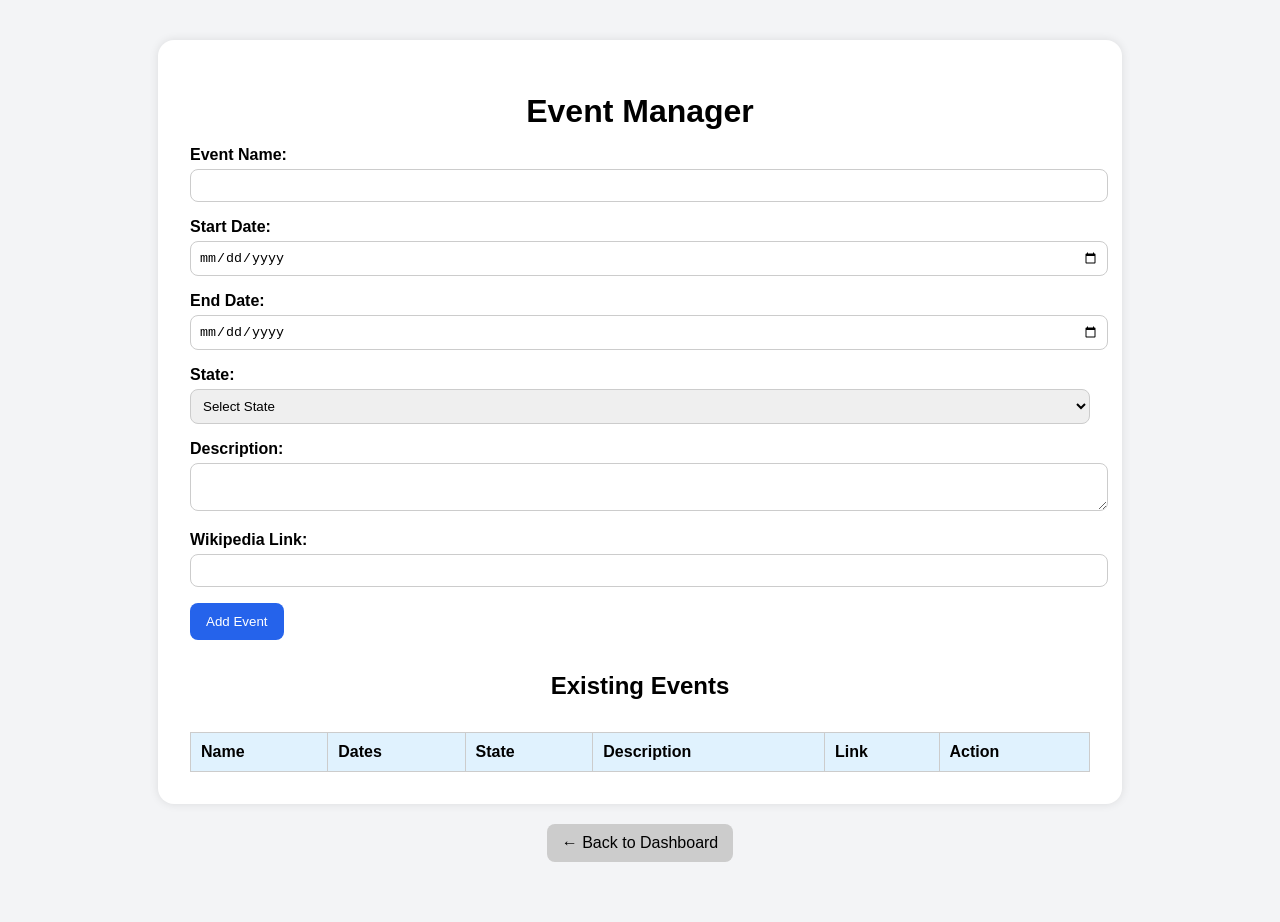
<file: admin-event.html>
<!DOCTYPE html>
<html lang="en">
<head>
<meta charset="UTF-8">
<meta name="viewport" content="width=device-width, initial-scale=1.0">
<title>Admin Event Manager</title>
<style>
body { font-family: sans-serif; background:#f3f4f6; padding:2rem; }
.container { max-width: 900px; margin:auto; background:white; padding:2rem; border-radius:1rem; box-shadow:0 0 10px rgba(0,0,0,0.1); }
h1,h2 { text-align:center; margin-bottom:1rem; }
form { margin-bottom:2rem; }
label { display:block; margin-top:1rem; font-weight:bold; }
input, select, textarea { width:100%; padding:0.5rem; margin-top:0.3rem; border:1px solid #ccc; border-radius:0.5rem; }
button { margin-top:1rem; padding:0.7rem 1rem; background:#2563eb; color:white; border:none; border-radius:0.5rem; cursor:pointer; }
table { width:100%; border-collapse: collapse; margin-top:2rem; }
th, td { border:1px solid #ccc; padding:10px; text-align:left; }
th { background:#e0f2fe; }
.delete-btn { background:#ef4444; color:white; border:none; padding:5px 10px; border-radius:5px; cursor:pointer; }
</style>
</head>
<body>

<div class="container">
<h1>Event Manager</h1>

<!-- Add Event Form -->
<form id="addEventForm">
    <label for="name">Event Name:</label>
    <input type="text" id="name" name="name" required>

    <label for="start_date">Start Date:</label>
    <input type="date" id="start_date" name="start_date" required>

    <label for="end_date">End Date:</label>
    <input type="date" id="end_date" name="end_date">

    <label for="state">State:</label>
    <select id="state" name="state" required>
        <option value="">Select State</option>
        <option value="gujarat">Gujarat</option>
        <option value="rajasthan">Rajasthan</option>
    </select>

    <label for="description">Description:</label>
    <textarea id="description" name="description"></textarea>

    <label for="wikipedia_link">Wikipedia Link:</label>
    <input type="url" id="wikipedia_link" name="wikipedia_link">

    <button type="submit">Add Event</button>
</form>

<!-- Existing Events Table -->
<h2>Existing Events</h2>
<table id="eventsTable">
    <thead>
        <tr>
            <th>Name</th>
            <th>Dates</th>
            <th>State</th>
            <th>Description</th>
            <th>Link</th>
            <th>Action</th>
        </tr>
    </thead>
    <tbody>
        <!-- Rows populated by JS -->
    </tbody>
</table>
</div>
<a href="admin-dashboard.html" style="display: block; width: fit-content; margin: 20px auto; padding: 10px 15px; background-color: #ccc; color: black; text-decoration: none; border-radius: 8px;">← Back to Dashboard</a>
<script>
// Fetch and display events
function fetchEvents() {
    fetch('php/get_all_events.php')
    .then(res => res.json())
    .then(data => {
        const tbody = document.getElementById('eventsTable').querySelector('tbody');
        tbody.innerHTML = '';
        data.forEach(ev => {
            const tr = document.createElement('tr');
            tr.innerHTML = `
                <td>${ev.name}</td>
                <td>${ev.start_date} to ${ev.end_date || ''}</td>
                <td>${ev.state}</td>
                <td>${ev.description}</td>
                <td><a href="${ev.wikipedia_link}" target="_blank">Link</a></td>
                <td><button class="delete-btn" onclick="deleteEvent(${ev.id})">Delete</button></td>
            `;
            tbody.appendChild(tr);
        });
    });
}

// Add Event
document.getElementById('addEventForm').addEventListener('submit', function(e){
    e.preventDefault();
    const formData = new FormData(this);

    fetch('php/add_event.php', { method:'POST', body:formData })
    .then(res => res.text())
    .then(msg => {
        alert(msg);
        fetchEvents(); // refresh table
        this.reset();
    });
});

// Delete Event
function deleteEvent(id) {
    if(!confirm("Are you sure you want to delete this event?")) return;
    const formData = new FormData();
    formData.append('event_id', id);

    fetch('php/delete_event.php', { method:'POST', body:formData })
    .then(res => res.text())
    .then(msg => {
        alert(msg);
        fetchEvents();
    });
}


// Initial fetch
fetchEvents();
</script>
</body>
</html>
</file>
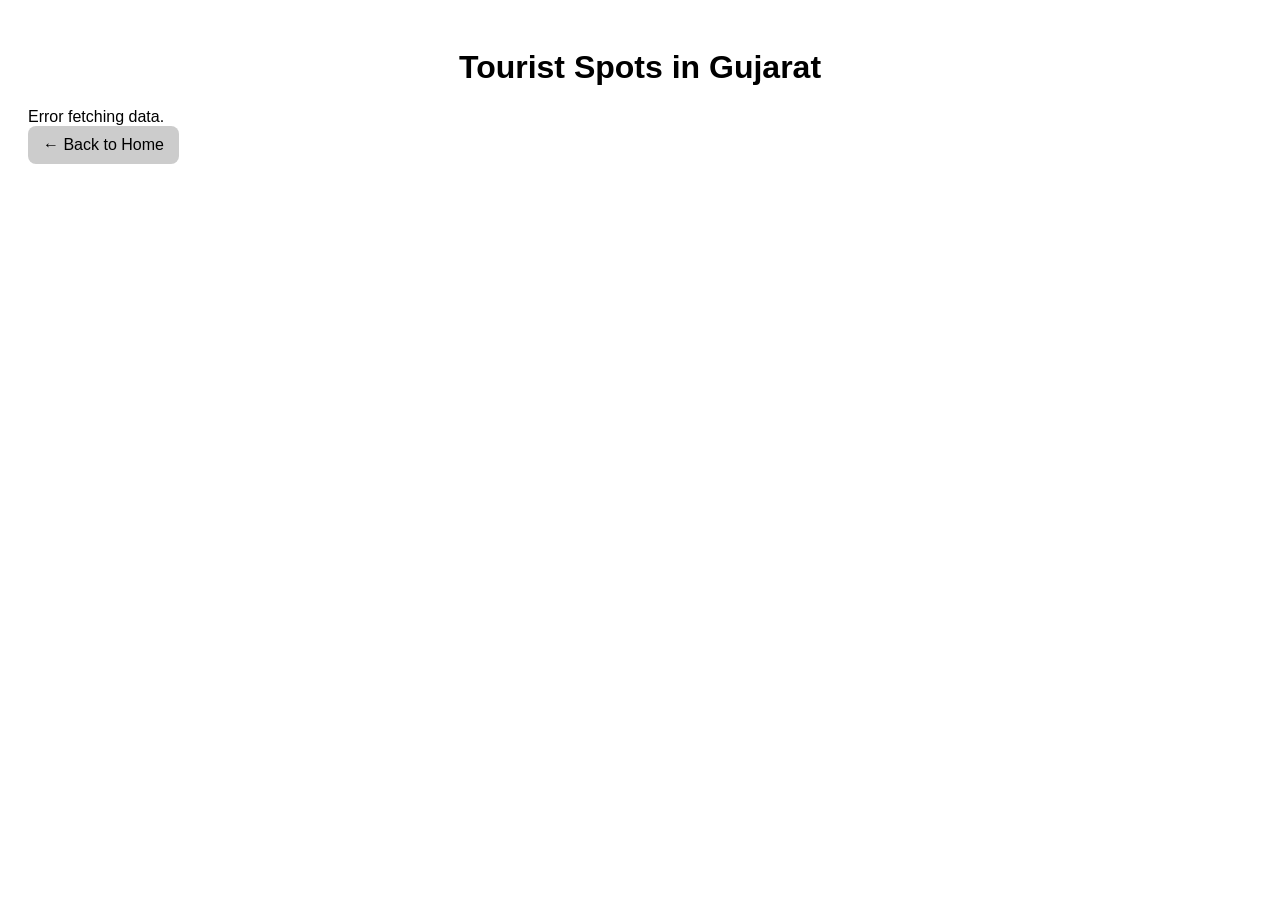
<file: gujarat.html>
<!-- gujarat.html -->
<!DOCTYPE html>
<html lang="en">
<head>
  <meta charset="UTF-8">
  <title>Gujarat Tourist Spots</title>
  <style>
    body {
      font-family: sans-serif;
      padding: 20px;
    }
    h1 {
      text-align: center;
    }
    .spot {
      border: 1px solid #ddd;
      padding: 15px;
      margin-bottom: 15px;
      border-radius: 10px;
      background-color: #f9f9f9;
    }
    .spot h2 {
      margin: 0;
    }
    .spot a {
      display: inline-block;
      margin-top: 10px;
      color: #0077cc;
      text-decoration: none;
    }
  </style>
</head>


<body>
  <h1>Tourist Spots in Gujarat</h1>
  <div id="spotsContainer">Loading...</div>

  <script>
    fetch("php/fetch_spots.php?state=Gujarat")
      .then(res => res.json())
      .then(data => {
        const container = document.getElementById("spotsContainer");
        container.innerHTML = "";

        if (data.length === 0) {
          container.innerHTML = "<p>No spots found.</p>";
          return;
        }

        data.forEach(spot => {
          const div = document.createElement("div");
          div.className = "spot";
          div.innerHTML = `
            <h2>${spot.name}</h2>
            <p>${spot.description}</p>
            <a href="${spot.map_link}" target="_blank">View on Map</a>
          `;
          container.appendChild(div);
        });
      })
      .catch(err => {
        document.getElementById("spotsContainer").innerText = "Error fetching data.";
        console.error(err);
      });
  </script>
</body>
<a href="index.html" style="display: inline-block; margin-bottom: 20px; padding: 10px 15px; background-color: #ccc; color: black; text-decoration: none; border-radius: 8px;">← Back to Home</a>

</html>
</file>
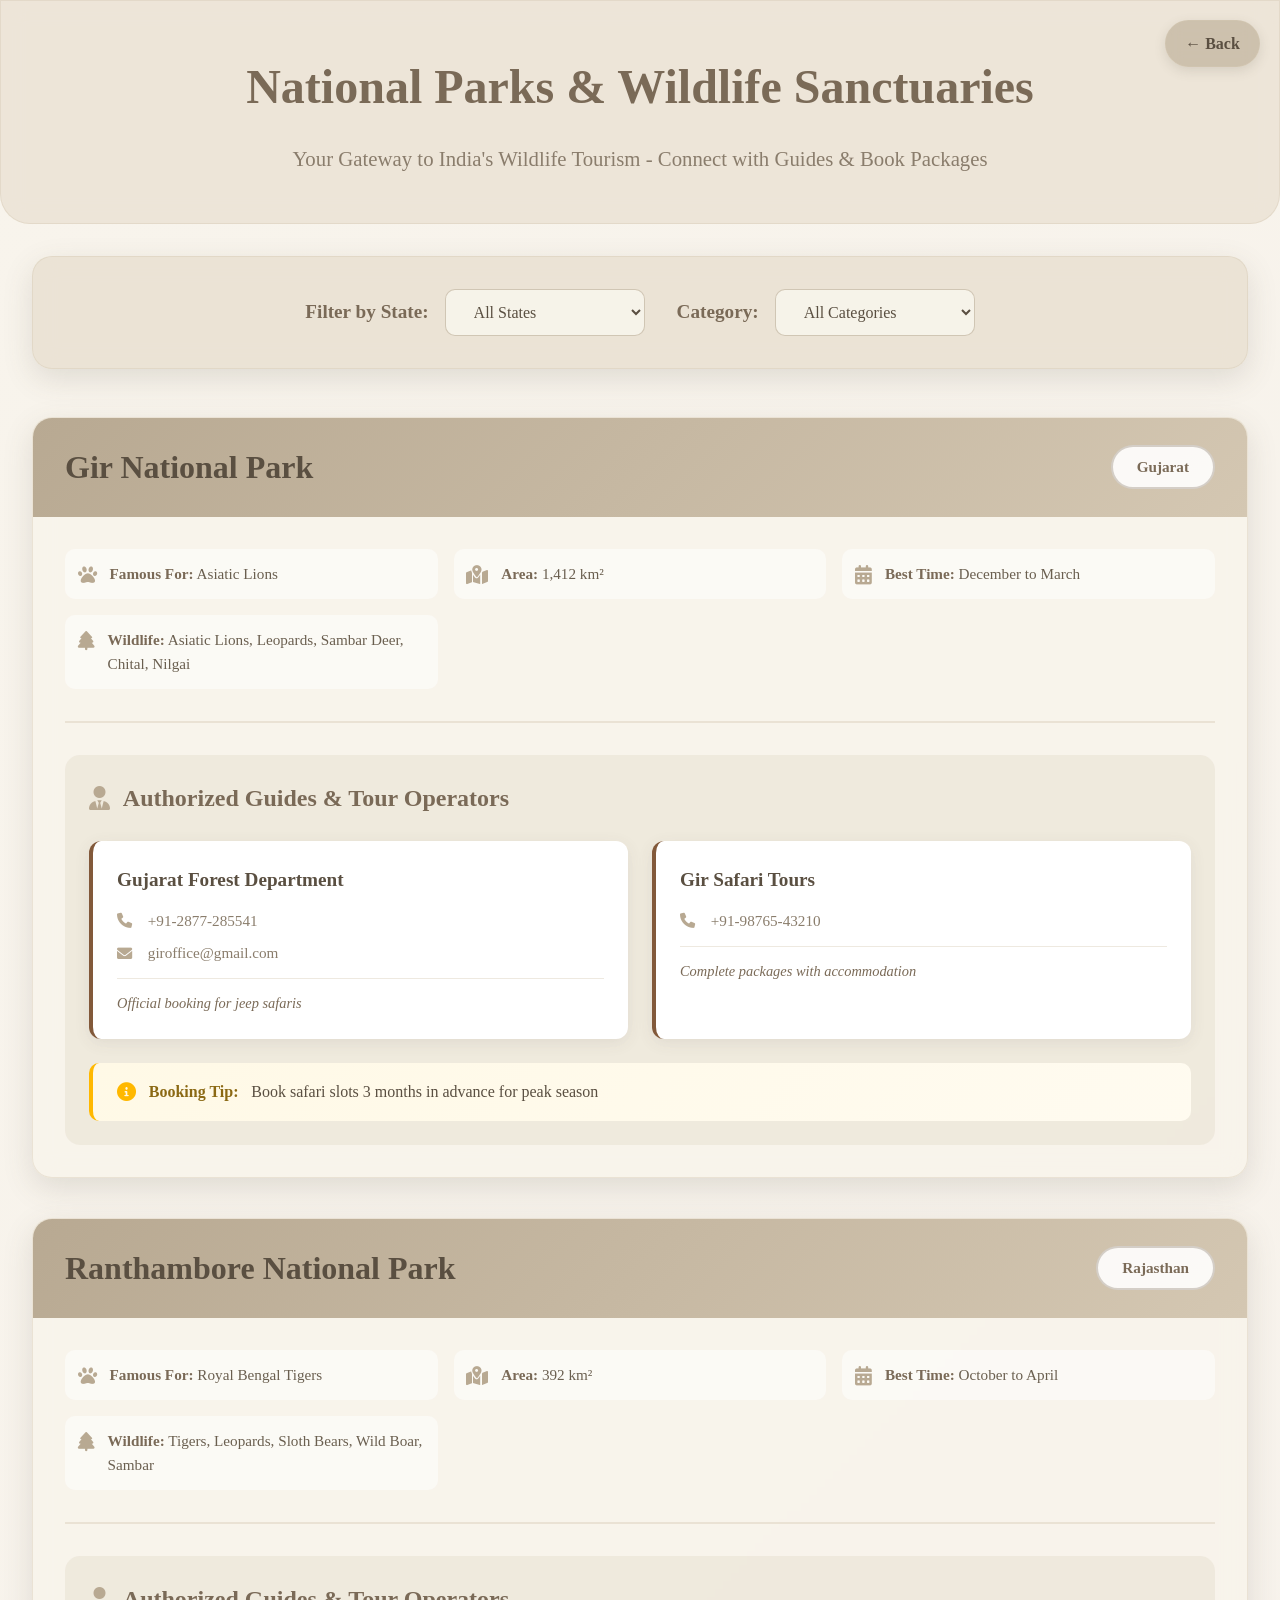
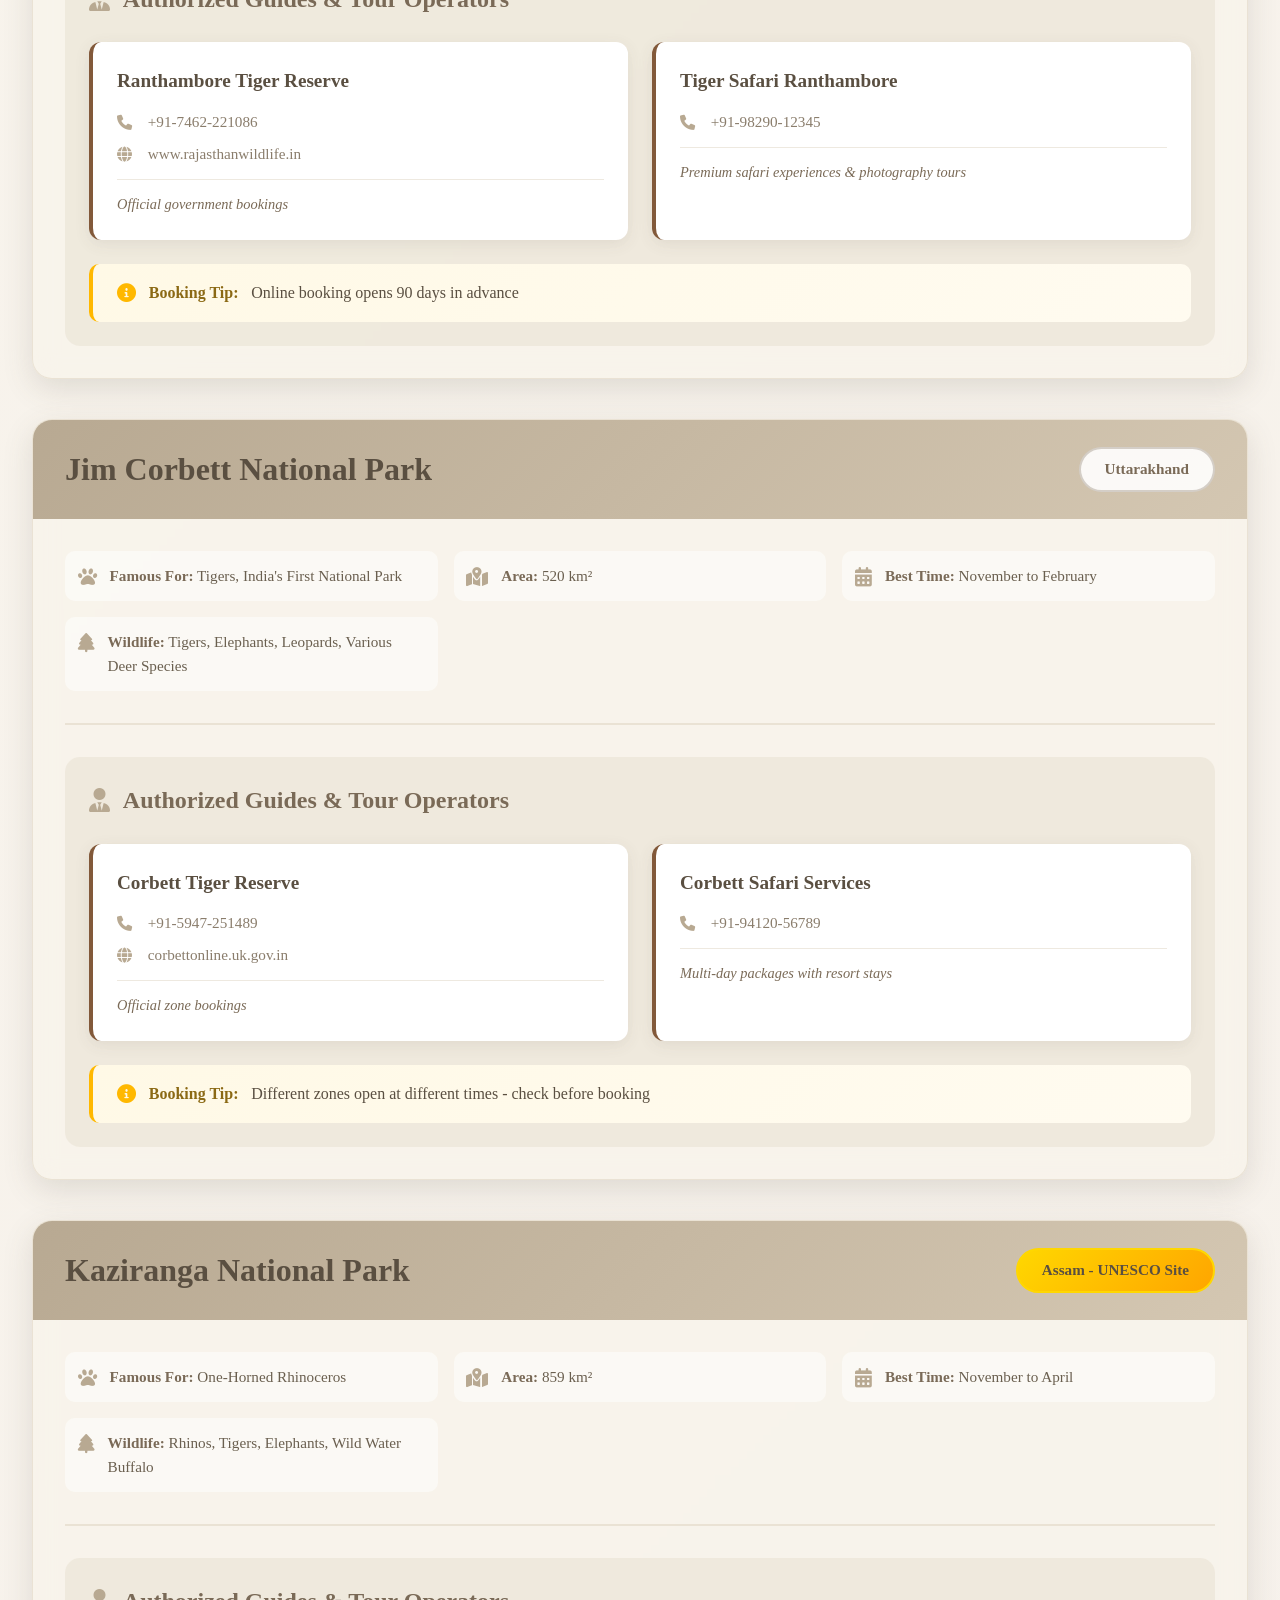
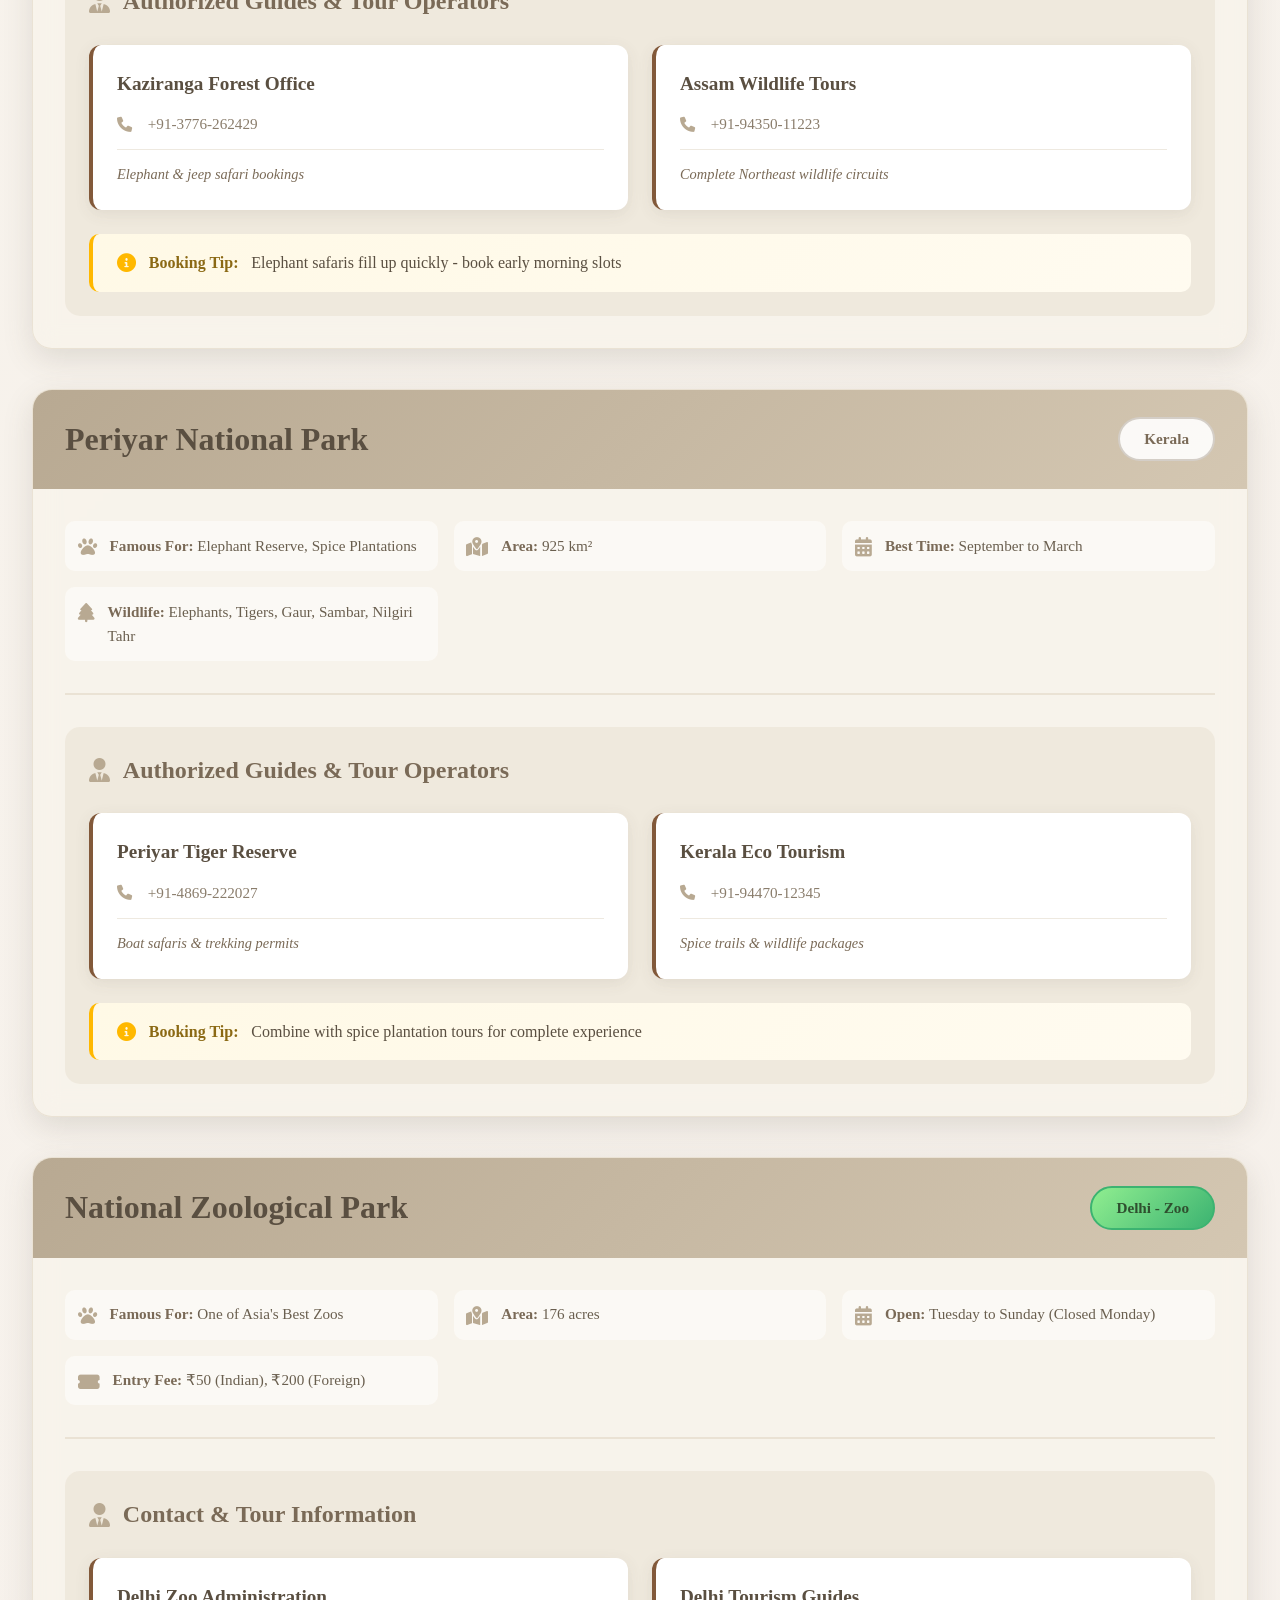
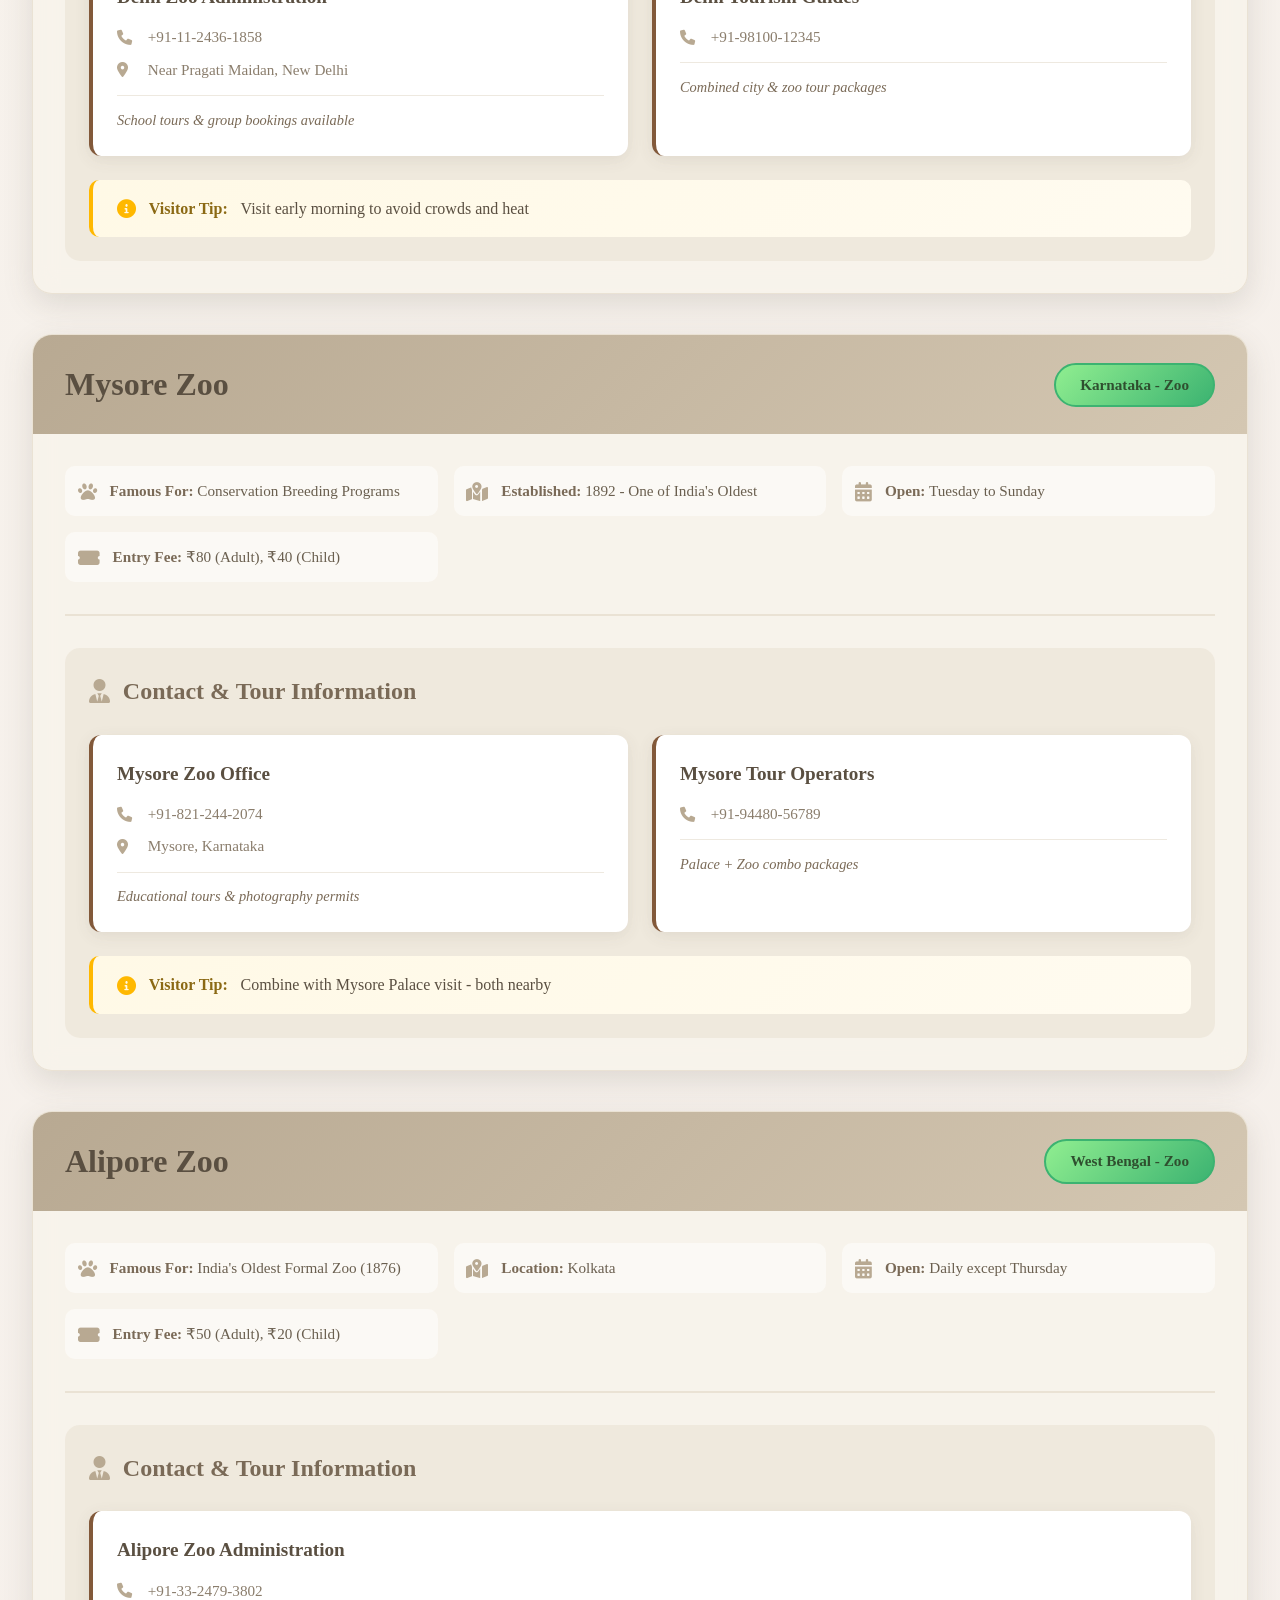
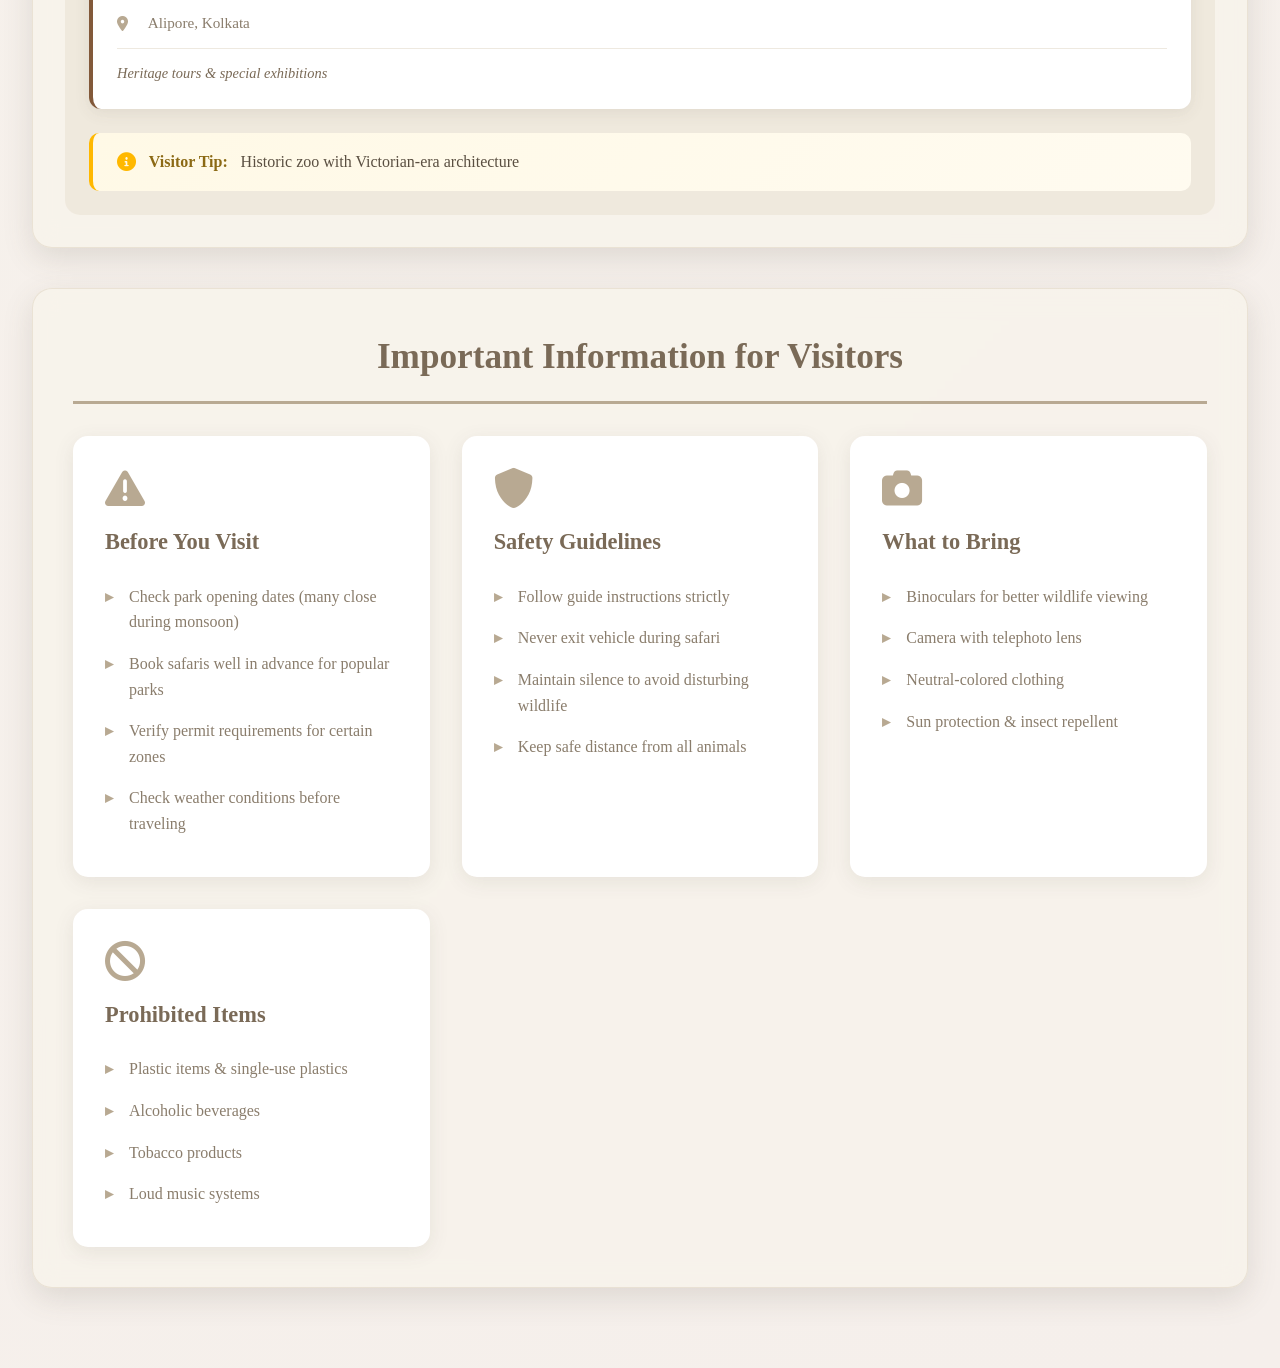
<file: parks.html>
<!DOCTYPE html>
<html lang="en">
<head>
    <meta charset="UTF-8">
    <meta name="viewport" content="width=device-width, initial-scale=1.0">
    <title>National Parks & Zoos - Your Gateway to Wildlife Tourism</title>
    <link rel="stylesheet" href="./styling/parks-zoos.css">
    <link rel="stylesheet" href="https://cdnjs.cloudflare.com/ajax/libs/font-awesome/6.0.0-beta3/css/all.min.css">
</head>
<body>
    <a href="wildlife.html" class="back-btn">← Back</a>

    <header>
        <h1>National Parks & Wildlife Sanctuaries</h1>
        <p class="subtitle">Your Gateway to India's Wildlife Tourism - Connect with Guides & Book Packages</p>
    </header>

    <div class="container">
        <!-- Filter Section -->
        <div class="filter-section">
            <div class="filter-controls">
                <div class="filter-group">
                    <label class="filter-label">Filter by State:</label>
                    <select class="filter-select" id="stateFilter" onchange="filterParks()">
                        <option value="all">All States</option>
                        <option value="gujarat">Gujarat</option>
                        <option value="rajasthan">Rajasthan</option>
                        <option value="uttarakhand">Uttarakhand</option>
                        <option value="uttar-pradesh">Uttar Pradesh</option>
                        <option value="assam">Assam</option>
                        <option value="jammu-kashmir">Jammu & Kashmir</option>
                        <option value="kerala">Kerala</option>
                        <option value="karnataka">Karnataka</option>
                        <option value="west-bengal">West Bengal</option>
                        <option value="tamil-nadu">Tamil Nadu</option>
                        <option value="telangana">Telangana</option>
                        <option value="delhi">Delhi</option>
                    </select>
                </div>

                <div class="filter-group">
                    <label class="filter-label">Category:</label>
                    <select class="filter-select" id="categoryFilter" onchange="filterParks()">
                        <option value="all">All Categories</option>
                        <option value="national-park">National Parks</option>
                        <option value="zoo">Zoos</option>
                    </select>
                </div>
            </div>
        </div>

        <!-- Parks & Zoos Container -->
        <div id="parksContainer">
            
            <!-- Gujarat Parks -->
            <div class="park-card" data-state="gujarat" data-category="national-park">
                <div class="park-header">
                    <h2 class="park-name">Gir National Park</h2>
                    <span class="park-badge">Gujarat</span>
                </div>
                <div class="park-content">
                    <div class="park-info">
                        <div class="info-item">
                            <i class="fas fa-paw"></i>
                            <span><strong>Famous For:</strong> Asiatic Lions</span>
                        </div>
                        <div class="info-item">
                            <i class="fas fa-map-marked-alt"></i>
                            <span><strong>Area:</strong> 1,412 km²</span>
                        </div>
                        <div class="info-item">
                            <i class="fas fa-calendar-alt"></i>
                            <span><strong>Best Time:</strong> December to March</span>
                        </div>
                        <div class="info-item">
                            <i class="fas fa-tree"></i>
                            <span><strong>Wildlife:</strong> Asiatic Lions, Leopards, Sambar Deer, Chital, Nilgai</span>
                        </div>
                    </div>

                    <div class="guide-section">
                        <h3 class="guide-title"><i class="fas fa-user-tie"></i> Authorized Guides & Tour Operators</h3>
                        <div class="guide-cards">
                            <div class="guide-card">
                                <div class="guide-name">Gujarat Forest Department</div>
                                <div class="guide-contact">
                                    <i class="fas fa-phone"></i> +91-2877-285541
                                </div>
                                <div class="guide-contact">
                                    <i class="fas fa-envelope"></i> giroffice@gmail.com
                                </div>
                                <div class="guide-specialty">Official booking for jeep safaris</div>
                            </div>
                            <div class="guide-card">
                                <div class="guide-name">Gir Safari Tours</div>
                                <div class="guide-contact">
                                    <i class="fas fa-phone"></i> +91-98765-43210
                                </div>
                                <div class="guide-specialty">Complete packages with accommodation</div>
                            </div>
                        </div>
                        <div class="booking-info">
                            <i class="fas fa-info-circle"></i> <strong>Booking Tip:</strong> Book safari slots 3 months in advance for peak season
                        </div>
                    </div>
                </div>
            </div>

            <!-- Rajasthan Parks -->
            <div class="park-card" data-state="rajasthan" data-category="national-park">
                <div class="park-header">
                    <h2 class="park-name">Ranthambore National Park</h2>
                    <span class="park-badge">Rajasthan</span>
                </div>
                <div class="park-content">
                    <div class="park-info">
                        <div class="info-item">
                            <i class="fas fa-paw"></i>
                            <span><strong>Famous For:</strong> Royal Bengal Tigers</span>
                        </div>
                        <div class="info-item">
                            <i class="fas fa-map-marked-alt"></i>
                            <span><strong>Area:</strong> 392 km²</span>
                        </div>
                        <div class="info-item">
                            <i class="fas fa-calendar-alt"></i>
                            <span><strong>Best Time:</strong> October to April</span>
                        </div>
                        <div class="info-item">
                            <i class="fas fa-tree"></i>
                            <span><strong>Wildlife:</strong> Tigers, Leopards, Sloth Bears, Wild Boar, Sambar</span>
                        </div>
                    </div>

                    <div class="guide-section">
                        <h3 class="guide-title"><i class="fas fa-user-tie"></i> Authorized Guides & Tour Operators</h3>
                        <div class="guide-cards">
                            <div class="guide-card">
                                <div class="guide-name">Ranthambore Tiger Reserve</div>
                                <div class="guide-contact">
                                    <i class="fas fa-phone"></i> +91-7462-221086
                                </div>
                                <div class="guide-contact">
                                    <i class="fas fa-globe"></i> www.rajasthanwildlife.in
                                </div>
                                <div class="guide-specialty">Official government bookings</div>
                            </div>
                            <div class="guide-card">
                                <div class="guide-name">Tiger Safari Ranthambore</div>
                                <div class="guide-contact">
                                    <i class="fas fa-phone"></i> +91-98290-12345
                                </div>
                                <div class="guide-specialty">Premium safari experiences & photography tours</div>
                            </div>
                        </div>
                        <div class="booking-info">
                            <i class="fas fa-info-circle"></i> <strong>Booking Tip:</strong> Online booking opens 90 days in advance
                        </div>
                    </div>
                </div>
            </div>

            <!-- Uttarakhand Park -->
            <div class="park-card" data-state="uttarakhand" data-category="national-park">
                <div class="park-header">
                    <h2 class="park-name">Jim Corbett National Park</h2>
                    <span class="park-badge">Uttarakhand</span>
                </div>
                <div class="park-content">
                    <div class="park-info">
                        <div class="info-item">
                            <i class="fas fa-paw"></i>
                            <span><strong>Famous For:</strong> Tigers, India's First National Park</span>
                        </div>
                        <div class="info-item">
                            <i class="fas fa-map-marked-alt"></i>
                            <span><strong>Area:</strong> 520 km²</span>
                        </div>
                        <div class="info-item">
                            <i class="fas fa-calendar-alt"></i>
                            <span><strong>Best Time:</strong> November to February</span>
                        </div>
                        <div class="info-item">
                            <i class="fas fa-tree"></i>
                            <span><strong>Wildlife:</strong> Tigers, Elephants, Leopards, Various Deer Species</span>
                        </div>
                    </div>

                    <div class="guide-section">
                        <h3 class="guide-title"><i class="fas fa-user-tie"></i> Authorized Guides & Tour Operators</h3>
                        <div class="guide-cards">
                            <div class="guide-card">
                                <div class="guide-name">Corbett Tiger Reserve</div>
                                <div class="guide-contact">
                                    <i class="fas fa-phone"></i> +91-5947-251489
                                </div>
                                <div class="guide-contact">
                                    <i class="fas fa-globe"></i> corbettonline.uk.gov.in
                                </div>
                                <div class="guide-specialty">Official zone bookings</div>
                            </div>
                            <div class="guide-card">
                                <div class="guide-name">Corbett Safari Services</div>
                                <div class="guide-contact">
                                    <i class="fas fa-phone"></i> +91-94120-56789
                                </div>
                                <div class="guide-specialty">Multi-day packages with resort stays</div>
                            </div>
                        </div>
                        <div class="booking-info">
                            <i class="fas fa-info-circle"></i> <strong>Booking Tip:</strong> Different zones open at different times - check before booking
                        </div>
                    </div>
                </div>
            </div>

            <!-- Assam Park -->
            <div class="park-card" data-state="assam" data-category="national-park">
                <div class="park-header">
                    <h2 class="park-name">Kaziranga National Park</h2>
                    <span class="park-badge badge-unesco">Assam - UNESCO Site</span>
                </div>
                <div class="park-content">
                    <div class="park-info">
                        <div class="info-item">
                            <i class="fas fa-paw"></i>
                            <span><strong>Famous For:</strong> One-Horned Rhinoceros</span>
                        </div>
                        <div class="info-item">
                            <i class="fas fa-map-marked-alt"></i>
                            <span><strong>Area:</strong> 859 km²</span>
                        </div>
                        <div class="info-item">
                            <i class="fas fa-calendar-alt"></i>
                            <span><strong>Best Time:</strong> November to April</span>
                        </div>
                        <div class="info-item">
                            <i class="fas fa-tree"></i>
                            <span><strong>Wildlife:</strong> Rhinos, Tigers, Elephants, Wild Water Buffalo</span>
                        </div>
                    </div>

                    <div class="guide-section">
                        <h3 class="guide-title"><i class="fas fa-user-tie"></i> Authorized Guides & Tour Operators</h3>
                        <div class="guide-cards">
                            <div class="guide-card">
                                <div class="guide-name">Kaziranga Forest Office</div>
                                <div class="guide-contact">
                                    <i class="fas fa-phone"></i> +91-3776-262429
                                </div>
                                <div class="guide-specialty">Elephant & jeep safari bookings</div>
                            </div>
                            <div class="guide-card">
                                <div class="guide-name">Assam Wildlife Tours</div>
                                <div class="guide-contact">
                                    <i class="fas fa-phone"></i> +91-94350-11223
                                </div>
                                <div class="guide-specialty">Complete Northeast wildlife circuits</div>
                            </div>
                        </div>
                        <div class="booking-info">
                            <i class="fas fa-info-circle"></i> <strong>Booking Tip:</strong> Elephant safaris fill up quickly - book early morning slots
                        </div>
                    </div>
                </div>
            </div>

            <!-- Kerala Park -->
            <div class="park-card" data-state="kerala" data-category="national-park">
                <div class="park-header">
                    <h2 class="park-name">Periyar National Park</h2>
                    <span class="park-badge">Kerala</span>
                </div>
                <div class="park-content">
                    <div class="park-info">
                        <div class="info-item">
                            <i class="fas fa-paw"></i>
                            <span><strong>Famous For:</strong> Elephant Reserve, Spice Plantations</span>
                        </div>
                        <div class="info-item">
                            <i class="fas fa-map-marked-alt"></i>
                            <span><strong>Area:</strong> 925 km²</span>
                        </div>
                        <div class="info-item">
                            <i class="fas fa-calendar-alt"></i>
                            <span><strong>Best Time:</strong> September to March</span>
                        </div>
                        <div class="info-item">
                            <i class="fas fa-tree"></i>
                            <span><strong>Wildlife:</strong> Elephants, Tigers, Gaur, Sambar, Nilgiri Tahr</span>
                        </div>
                    </div>

                    <div class="guide-section">
                        <h3 class="guide-title"><i class="fas fa-user-tie"></i> Authorized Guides & Tour Operators</h3>
                        <div class="guide-cards">
                            <div class="guide-card">
                                <div class="guide-name">Periyar Tiger Reserve</div>
                                <div class="guide-contact">
                                    <i class="fas fa-phone"></i> +91-4869-222027
                                </div>
                                <div class="guide-specialty">Boat safaris & trekking permits</div>
                            </div>
                            <div class="guide-card">
                                <div class="guide-name">Kerala Eco Tourism</div>
                                <div class="guide-contact">
                                    <i class="fas fa-phone"></i> +91-94470-12345
                                </div>
                                <div class="guide-specialty">Spice trails & wildlife packages</div>
                            </div>
                        </div>
                        <div class="booking-info">
                            <i class="fas fa-info-circle"></i> <strong>Booking Tip:</strong> Combine with spice plantation tours for complete experience
                        </div>
                    </div>
                </div>
            </div>

            <!-- Delhi Zoo -->
            <div class="park-card" data-state="delhi" data-category="zoo">
                <div class="park-header">
                    <h2 class="park-name">National Zoological Park</h2>
                    <span class="park-badge badge-zoo">Delhi - Zoo</span>
                </div>
                <div class="park-content">
                    <div class="park-info">
                        <div class="info-item">
                            <i class="fas fa-paw"></i>
                            <span><strong>Famous For:</strong> One of Asia's Best Zoos</span>
                        </div>
                        <div class="info-item">
                            <i class="fas fa-map-marked-alt"></i>
                            <span><strong>Area:</strong> 176 acres</span>
                        </div>
                        <div class="info-item">
                            <i class="fas fa-calendar-alt"></i>
                            <span><strong>Open:</strong> Tuesday to Sunday (Closed Monday)</span>
                        </div>
                        <div class="info-item">
                            <i class="fas fa-ticket-alt"></i>
                            <span><strong>Entry Fee:</strong> ₹50 (Indian), ₹200 (Foreign)</span>
                        </div>
                    </div>

                    <div class="guide-section">
                        <h3 class="guide-title"><i class="fas fa-user-tie"></i> Contact & Tour Information</h3>
                        <div class="guide-cards">
                            <div class="guide-card">
                                <div class="guide-name">Delhi Zoo Administration</div>
                                <div class="guide-contact">
                                    <i class="fas fa-phone"></i> +91-11-2436-1858
                                </div>
                                <div class="guide-contact">
                                    <i class="fas fa-map-marker-alt"></i> Near Pragati Maidan, New Delhi
                                </div>
                                <div class="guide-specialty">School tours & group bookings available</div>
                            </div>
                            <div class="guide-card">
                                <div class="guide-name">Delhi Tourism Guides</div>
                                <div class="guide-contact">
                                    <i class="fas fa-phone"></i> +91-98100-12345
                                </div>
                                <div class="guide-specialty">Combined city & zoo tour packages</div>
                            </div>
                        </div>
                        <div class="booking-info">
                            <i class="fas fa-info-circle"></i> <strong>Visitor Tip:</strong> Visit early morning to avoid crowds and heat
                        </div>
                    </div>
                </div>
            </div>

            <!-- Karnataka Zoo -->
            <div class="park-card" data-state="karnataka" data-category="zoo">
                <div class="park-header">
                    <h2 class="park-name">Mysore Zoo</h2>
                    <span class="park-badge badge-zoo">Karnataka - Zoo</span>
                </div>
                <div class="park-content">
                    <div class="park-info">
                        <div class="info-item">
                            <i class="fas fa-paw"></i>
                            <span><strong>Famous For:</strong> Conservation Breeding Programs</span>
                        </div>
                        <div class="info-item">
                            <i class="fas fa-map-marked-alt"></i>
                            <span><strong>Established:</strong> 1892 - One of India's Oldest</span>
                        </div>
                        <div class="info-item">
                            <i class="fas fa-calendar-alt"></i>
                            <span><strong>Open:</strong> Tuesday to Sunday</span>
                        </div>
                        <div class="info-item">
                            <i class="fas fa-ticket-alt"></i>
                            <span><strong>Entry Fee:</strong> ₹80 (Adult), ₹40 (Child)</span>
                        </div>
                    </div>

                    <div class="guide-section">
                        <h3 class="guide-title"><i class="fas fa-user-tie"></i> Contact & Tour Information</h3>
                        <div class="guide-cards">
                            <div class="guide-card">
                                <div class="guide-name">Mysore Zoo Office</div>
                                <div class="guide-contact">
                                    <i class="fas fa-phone"></i> +91-821-244-2074
                                </div>
                                <div class="guide-contact">
                                    <i class="fas fa-map-marker-alt"></i> Mysore, Karnataka
                                </div>
                                <div class="guide-specialty">Educational tours & photography permits</div>
                            </div>
                            <div class="guide-card">
                                <div class="guide-name">Mysore Tour Operators</div>
                                <div class="guide-contact">
                                    <i class="fas fa-phone"></i> +91-94480-56789
                                </div>
                                <div class="guide-specialty">Palace + Zoo combo packages</div>
                            </div>
                        </div>
                        <div class="booking-info">
                            <i class="fas fa-info-circle"></i> <strong>Visitor Tip:</strong> Combine with Mysore Palace visit - both nearby
                        </div>
                    </div>
                </div>
            </div>

            <!-- West Bengal Zoo -->
            <div class="park-card" data-state="west-bengal" data-category="zoo">
                <div class="park-header">
                    <h2 class="park-name">Alipore Zoo</h2>
                    <span class="park-badge badge-zoo">West Bengal - Zoo</span>
                </div>
                <div class="park-content">
                    <div class="park-info">
                        <div class="info-item">
                            <i class="fas fa-paw"></i>
                            <span><strong>Famous For:</strong> India's Oldest Formal Zoo (1876)</span>
                        </div>
                        <div class="info-item">
                            <i class="fas fa-map-marked-alt"></i>
                            <span><strong>Location:</strong> Kolkata</span>
                        </div>
                        <div class="info-item">
                            <i class="fas fa-calendar-alt"></i>
                            <span><strong>Open:</strong> Daily except Thursday</span>
                        </div>
                        <div class="info-item">
                            <i class="fas fa-ticket-alt"></i>
                            <span><strong>Entry Fee:</strong> ₹50 (Adult), ₹20 (Child)</span>
                        </div>
                    </div>

                    <div class="guide-section">
                        <h3 class="guide-title"><i class="fas fa-user-tie"></i> Contact & Tour Information</h3>
                        <div class="guide-cards">
                            <div class="guide-card">
                                <div class="guide-name">Alipore Zoo Administration</div>
                                <div class="guide-contact">
                                    <i class="fas fa-phone"></i> +91-33-2479-3802
                                </div>
                                <div class="guide-contact">
                                    <i class="fas fa-map-marker-alt"></i> Alipore, Kolkata
                                </div>
                                <div class="guide-specialty">Heritage tours & special exhibitions</div>
                            </div>
                        </div>
                        <div class="booking-info">
                            <i class="fas fa-info-circle"></i> <strong>Visitor Tip:</strong> Historic zoo with Victorian-era architecture
                        </div>
                    </div>
                </div>
            </div>

        </div>

        <!-- General Information Section -->
        <div class="section info-box">
            <h2 class="section-title">Important Information for Visitors</h2>
            <div class="info-grid">
                <div class="info-card">
                    <i class="fas fa-exclamation-triangle"></i>
                    <h3>Before You Visit</h3>
                    <ul>
                        <li>Check park opening dates (many close during monsoon)</li>
                        <li>Book safaris well in advance for popular parks</li>
                        <li>Verify permit requirements for certain zones</li>
                        <li>Check weather conditions before traveling</li>
                    </ul>
                </div>
                <div class="info-card">
                    <i class="fas fa-shield-alt"></i>
                    <h3>Safety Guidelines</h3>
                    <ul>
                        <li>Follow guide instructions strictly</li>
                        <li>Never exit vehicle during safari</li>
                        <li>Maintain silence to avoid disturbing wildlife</li>
                        <li>Keep safe distance from all animals</li>
                    </ul>
                </div>
                <div class="info-card">
                    <i class="fas fa-camera"></i>
                    <h3>What to Bring</h3>
                    <ul>
                        <li>Binoculars for better wildlife viewing</li>
                        <li>Camera with telephoto lens</li>
                        <li>Neutral-colored clothing</li>
                        <li>Sun protection & insect repellent</li>
                    </ul>
                </div>
                <div class="info-card">
                    <i class="fas fa-ban"></i>
                    <h3>Prohibited Items</h3>
                    <ul>
                        <li>Plastic items & single-use plastics</li>
                        <li>Alcoholic beverages</li>
                        <li>Tobacco products</li>
                        <li>Loud music systems</li>
                    </ul>
                </div>
            </div>
        </div>
    </div>

    <script>
        function filterParks() {
            const stateFilter = document.getElementById('stateFilter').value;
            const categoryFilter = document.getElementById('categoryFilter').value;
            const allCards = document.querySelectorAll('.park-card');
            
            allCards.forEach(card => {
                const cardState = card.getAttribute('data-state');
                const cardCategory = card.getAttribute('data-category');
                
                const stateMatch = stateFilter === 'all' || cardState === stateFilter;
                const categoryMatch = categoryFilter === 'all' || cardCategory === categoryFilter;
                
                if (stateMatch && categoryMatch) {
                    card.style.display = 'block';
                } else {
                    card.style.display = 'none';
                }
            });
        }

        // Smooth scroll for back button
        window.addEventListener('scroll', function() {
            const backBtn = document.querySelector('.back-btn');
            if (window.pageYOffset > 300) {
                backBtn.style.opacity = '1';
            }
        });
    </script>
</body>
</html>
</file>
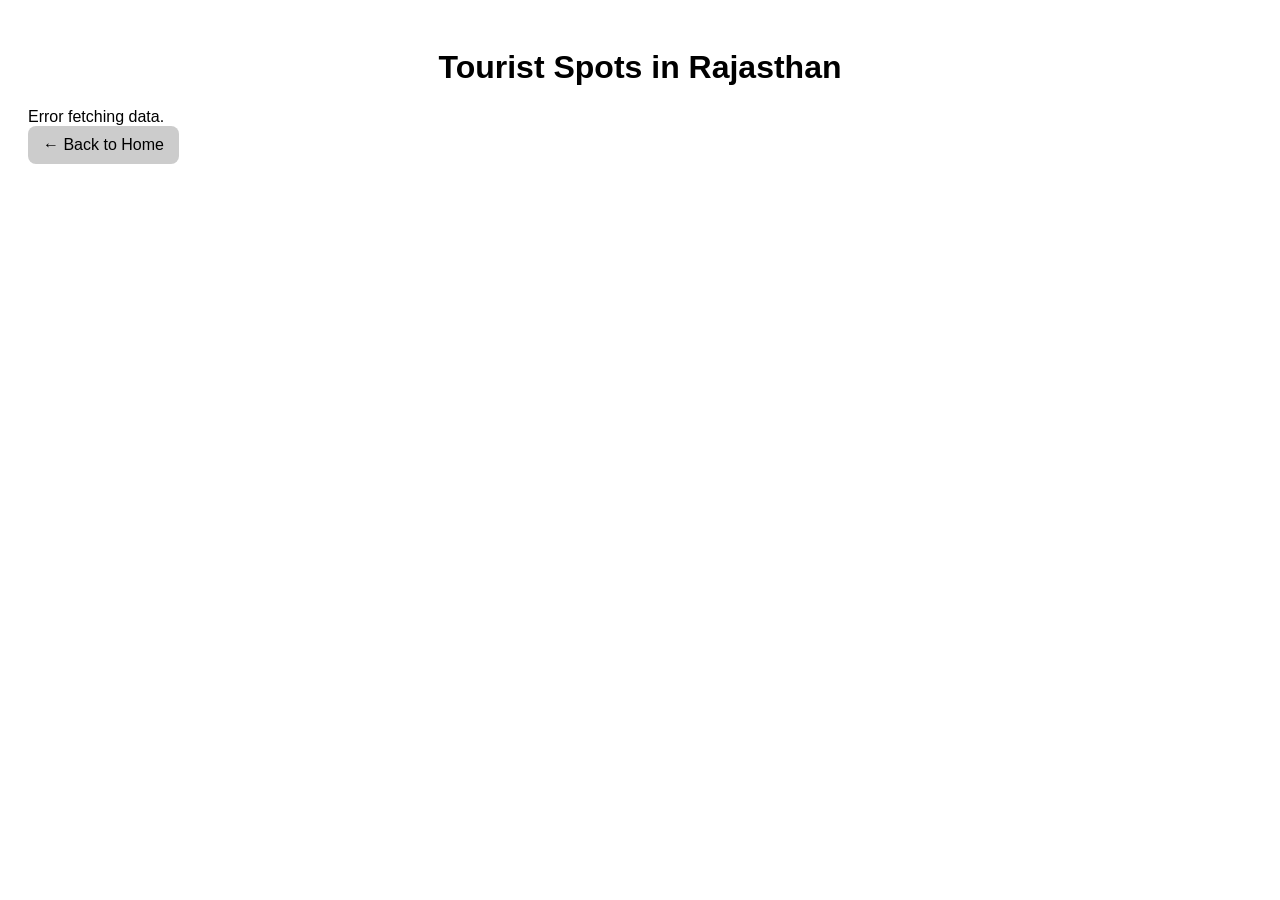
<file: rajasthan.html>
<!-- rajasthan.html -->
<!DOCTYPE html>
<html lang="en">
<head>
  <meta charset="UTF-8">
  <title>Rajasthan Tourist Spots</title>
  <style>
    body {
      font-family: sans-serif;
      padding: 20px;
    }
    h1 {
      text-align: center;
    }
    .spot {
      border: 1px solid #ddd;
      padding: 15px;
      margin-bottom: 15px;
      border-radius: 10px;
      background-color: #f9f9f9;
    }
    .spot h2 {
      margin: 0;
    }
    .spot a {
      display: inline-block;
      margin-top: 10px;
      color: #0077cc;
      text-decoration: none;
    }
  </style>
</head>

<body>
  <h1>Tourist Spots in Rajasthan</h1>
  <div id="spotsContainer">Loading...</div>

  <script>
    fetch("php/fetch_spots.php?state=Rajasthan")
      .then(res => res.json())
      .then(data => {
        const container = document.getElementById("spotsContainer");
        container.innerHTML = "";

        if (data.length === 0) {
          container.innerHTML = "<p>No spots found.</p>";
          return;
        }

        data.forEach(spot => {
          const div = document.createElement("div");
          div.className = "spot";
          div.innerHTML = `
            <h2>${spot.name}</h2>
            <p>${spot.description}</p>
            <a href="${spot.map_link}" target="_blank">View on Map</a>
          `;
          container.appendChild(div);
        });
      })
      .catch(err => {
        document.getElementById("spotsContainer").innerText = "Error fetching data.";
        console.error(err);
      });
  </script>
</body>
<a href="index.html" style="display: inline-block; margin-bottom: 20px; padding: 10px 15px; background-color: #ccc; color: black; text-decoration: none; border-radius: 8px;">← Back to Home</a>

</html>
</file>
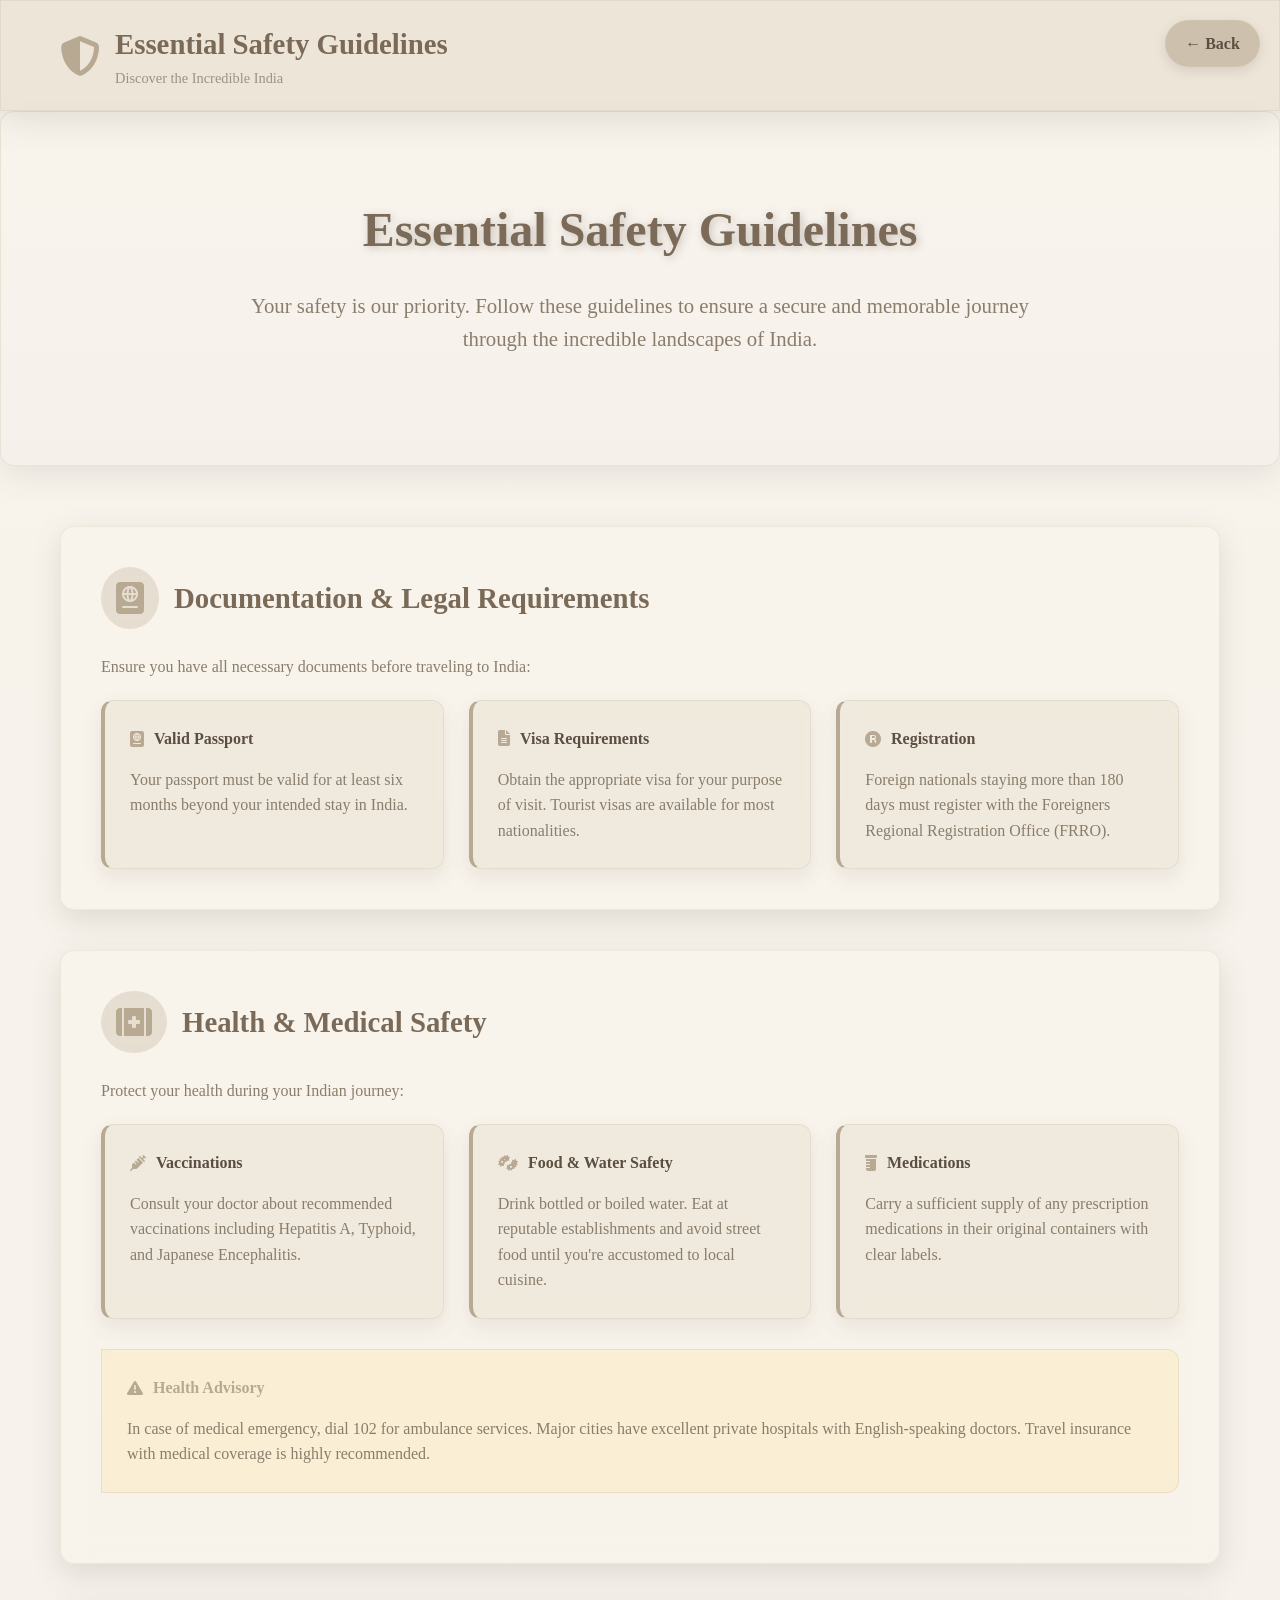
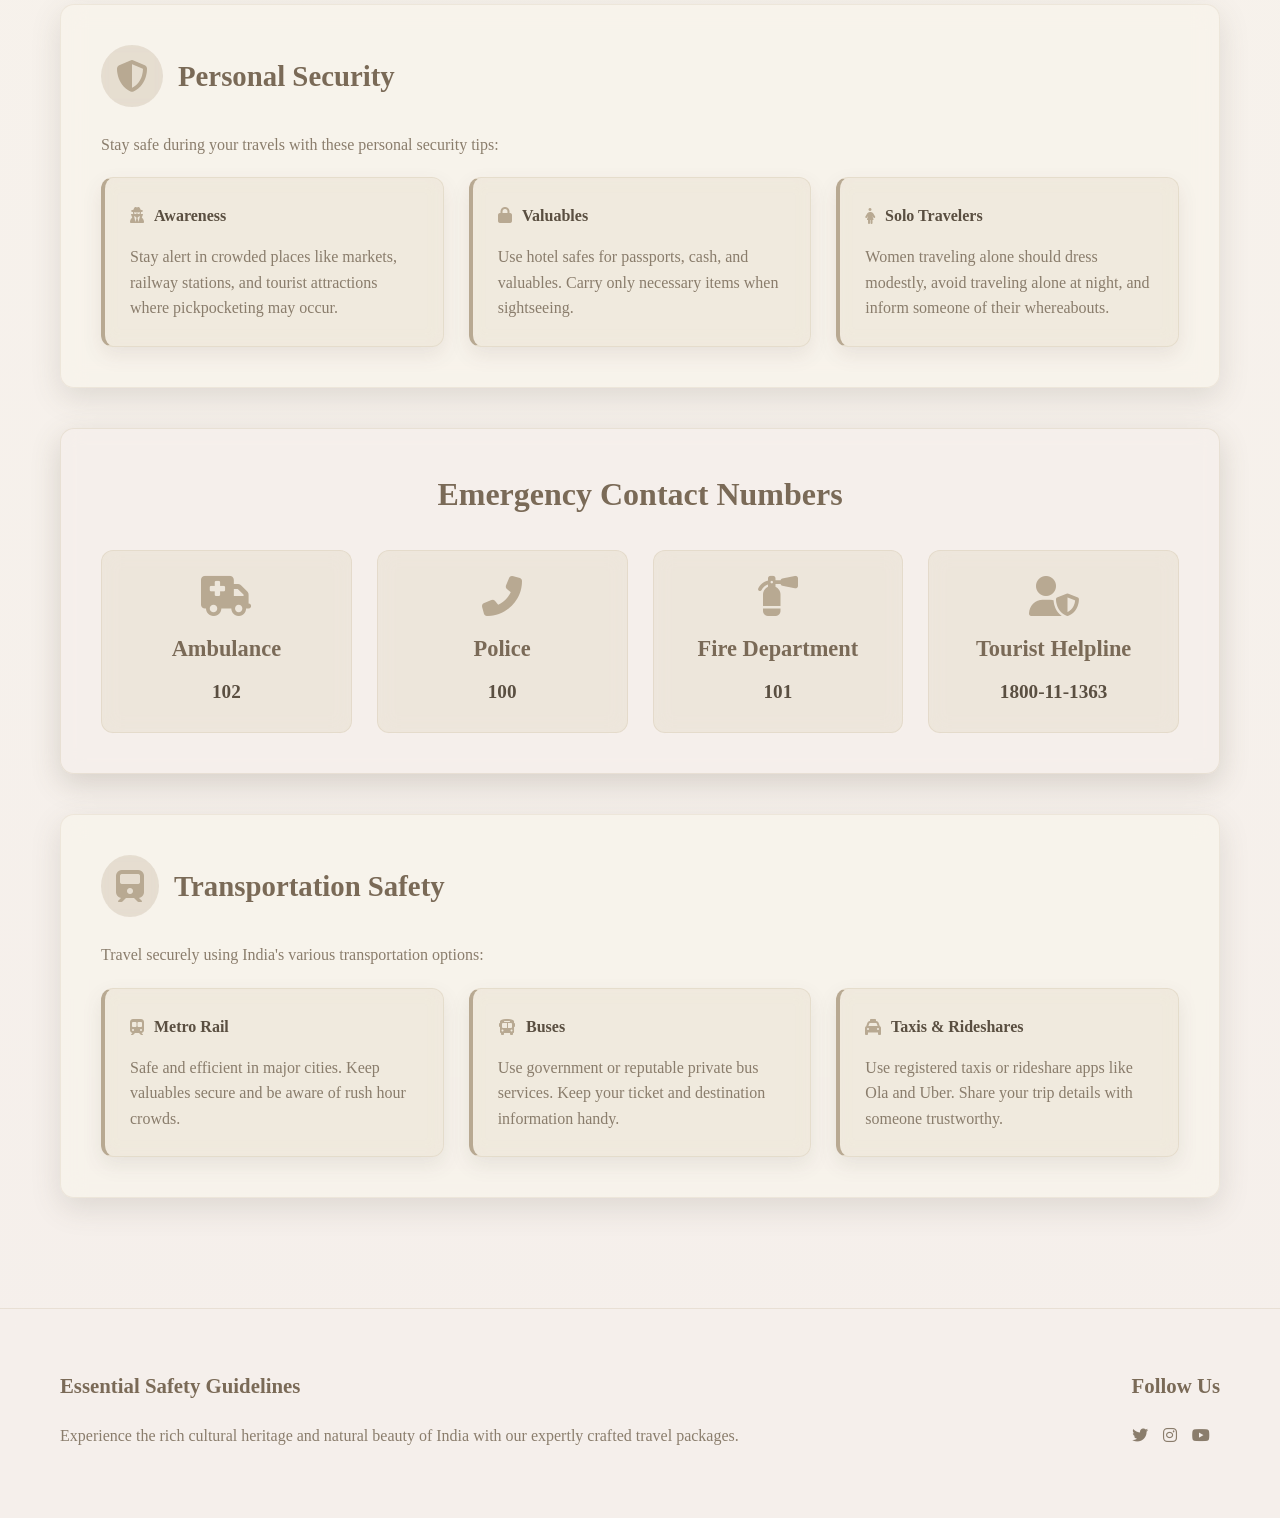
<file: safety.html>
<!DOCTYPE html>
<html lang="en">
<head>
    <meta charset="UTF-8">
    <meta name="viewport" content="width=device-width, initial-scale=1.0">
    <title>Safety Information - Bharat Yatra Tourism</title>
    <link rel="stylesheet" href="https://cdnjs.cloudflare.com/ajax/libs/font-awesome/6.4.0/css/all.min.css">
    <style>
        :root {
            --bg:#F8F4EC;
            --card:#F5EFEB;
            --accent:#B8A992;
            --muted:#8A7D6C;
            --glass: rgba(212, 199, 178, 0.3);
            --radius:14px;
            --font-heading: 'Georgia', 'Times New Roman', serif;
            --font-body: 'Georgia', 'Times New Roman', serif;
        }

        * {
            margin: 0;
            padding: 0;
            box-sizing: border-box;
        }

        body {
            background: linear-gradient(180deg, #F8F4EC 0%, #F5EFEB 100%);
            color: #5A4F41;
            line-height: 1.6;
            font-family: var(--font-body);
        }

        .container {
            max-width: 1200px;
            margin: 0 auto;
            padding: 20px;
        }

        header {
            background: rgba(232, 223, 208, 0.7);
            backdrop-filter: blur(10px);
            border: 1px solid rgba(212, 199, 178, 0.4);
            color: #5A4F41;
            padding: 20px 0;
            box-shadow: 0 8px 32px rgba(90, 79, 65, 0.15);
            position: sticky;
            top: 0;
            z-index: 100;
        }

        .header-content {
            display: flex;
            justify-content: space-between;
            align-items: center;
            max-width: 1200px;
            margin: 0 auto;
            padding: 0 20px;
        }

        .logo {
            display: flex;
            align-items: center;
            gap: 15px;
        }

        .logo i {
            font-size: 2.5rem;
            color: var(--accent);
        }

        .logo-text h1 {
            font-size: 1.8rem;
            font-weight: 700;
            font-family: var(--font-heading);
            color: #7A6A57;
        }

        .logo-text p {
            font-size: 0.9rem;
            opacity: 0.8;
            color: var(--muted);
        }

        .hero {
            background: linear-gradient(rgba(248, 244, 236, 0.8), rgba(245, 239, 235, 0.8)), 
                        url('https://placehold.co/1200x400/F5EFEB/7A6A57?text=Safe+Travel+in+India') center/cover;
            color: #5A4F41;
            text-align: center;
            padding: 80px 20px;
            margin-bottom: 40px;
            border-radius: var(--radius);
            backdrop-filter: blur(10px);
            border: 1px solid rgba(212, 199, 178, 0.4);
            box-shadow: 0 10px 30px rgba(90, 79, 65, 0.1);
        }

        .hero h2 {
            font-size: 3rem;
            margin-bottom: 20px;
            text-shadow: 2px 2px 8px rgba(90, 79, 65, 0.3);
            font-family: var(--font-heading);
            font-weight: 600;
            color: #7A6A57;
        }

        .hero p {
            font-size: 1.3rem;
            max-width: 800px;
            margin: 0 auto 30px;
            color: var(--muted);
        }

        .safety-section {
            background: rgba(248, 244, 236, 0.7);
            border-radius: var(--radius);
            box-shadow: 0 10px 30px rgba(90, 79, 65, 0.15);
            border: 1px solid rgba(212, 199, 178, 0.3);
            backdrop-filter: blur(12px);
            padding: 40px;
            margin-bottom: 40px;
            transition: transform 0.3s ease, box-shadow 0.3s ease;
        }

        .safety-section:hover {
            transform: translateY(-5px);
            box-shadow: 0 15px 40px rgba(90, 79, 65, 0.2);
        }

        .section-header {
            display: flex;
            align-items: center;
            gap: 15px;
            margin-bottom: 25px;
            color: #5A4F41;
        }

        .section-header i {
            font-size: 2rem;
            background: rgba(184, 169, 146, 0.3);
            color: var(--accent);
            padding: 15px;
            border-radius: 50%;
            backdrop-filter: blur(4px);
        }

        .section-header h3 {
            font-size: 1.8rem;
            font-family: var(--font-heading);
            font-weight: 600;
            color: #7A6A57;
        }

        .safety-section > p {
            color: var(--muted);
            margin-bottom: 20px;
        }

        .tips-grid {
            display: grid;
            grid-template-columns: repeat(auto-fit, minmax(300px, 1fr));
            gap: 25px;
            margin-top: 20px;
        }

        .tip-card {
            background: rgba(232, 223, 208, 0.5);
            backdrop-filter: blur(8px);
            border-radius: 12px;
            padding: 25px;
            box-shadow: 0 8px 20px rgba(90, 79, 65, 0.1);
            transition: all 0.3s ease;
            border: 1px solid rgba(212, 199, 178, 0.4);
            border-left: 4px solid var(--accent);
        }

        .tip-card:hover {
            transform: translateY(-3px);
            box-shadow: 0 12px 30px rgba(90, 79, 65, 0.15);
            border-color: rgba(184, 169, 146, 0.6);
            background: rgba(232, 223, 208, 0.7);
        }

        .tip-card h4 {
            display: flex;
            align-items: center;
            gap: 10px;
            margin-bottom: 15px;
            color: #5A4F41;
            font-family: var(--font-heading);
            font-weight: 600;
        }

        .tip-card h4 i {
            color: var(--accent);
        }

        .tip-card p {
            color: var(--muted);
        }

        .emergency-contacts {
            background: rgba(245, 239, 235, 0.8);
            backdrop-filter: blur(10px);
            border: 1px solid rgba(212, 199, 178, 0.4);
            color: #5A4F41;
            border-radius: var(--radius);
            padding: 40px;
            margin: 40px 0;
            box-shadow: 0 10px 30px rgba(90, 79, 65, 0.2);
        }

        .emergency-contacts h3 {
            text-align: center;
            font-size: 2rem;
            margin-bottom: 30px;
            font-family: var(--font-heading);
            font-weight: 600;
            color: #7A6A57;
        }

        .contacts-grid {
            display: grid;
            grid-template-columns: repeat(auto-fit, minmax(250px, 1fr));
            gap: 25px;
        }

        .contact-card {
            background: rgba(232, 223, 208, 0.6);
            border-radius: 12px;
            padding: 25px;
            text-align: center;
            backdrop-filter: blur(10px);
            border: 1px solid rgba(212, 199, 178, 0.4);
            transition: all 0.3s ease;
        }

        .contact-card:hover {
            background: rgba(232, 223, 208, 0.8);
            transform: scale(1.03);
            box-shadow: 0 8px 25px rgba(90, 79, 65, 0.15);
        }

        .contact-card i {
            font-size: 2.5rem;
            margin-bottom: 15px;
            color: var(--accent);
        }

        .contact-card h4 {
            font-size: 1.4rem;
            margin-bottom: 10px;
            font-family: var(--font-heading);
            font-weight: 600;
            color: #7A6A57;
        }

        .contact-card p {
            font-size: 1.2rem;
            font-weight: 600;
            color: #5A4F41;
        }

        .health-advisory {
            background: rgba(255, 193, 7, 0.1);
            border-left: 5px solid #D4C7B2;
            padding: 25px;
            border-radius: 0 12px 12px 0;
            margin: 30px 0;
            backdrop-filter: blur(4px);
            border: 1px solid rgba(212, 199, 178, 0.4);
        }

        .health-advisory h4 {
            color: #B8A992;
            margin-bottom: 15px;
            display: flex;
            align-items: center;
            gap: 10px;
            font-family: var(--font-heading);
            font-weight: 600;
        }

        .health-advisory p {
            color: var(--muted);
        }

        /* Back button */
        .back-btn {
            position: fixed;
            top: 20px;
            right: 20px;
            z-index: 1001;
            display: inline-flex;
            align-items: center;
            gap: 0.5rem;
            padding: 0.6rem 1.2rem;
            background: rgba(184, 169, 146, 0.6);
            color: #5A4F41;
            font-weight: 600;
            border-radius: 30px;
            text-decoration: none;
            box-shadow: 0 4px 12px rgba(90, 79, 65, 0.15);
            transition: all 0.3s ease;
            border: 1px solid rgba(212, 199, 178, 0.4);
            backdrop-filter: blur(8px);
            cursor: pointer;
            font-family: var(--font-body);
        }

        .back-btn:hover {
            transform: translateX(-5px);
            background: rgba(212, 199, 178, 0.8);
            box-shadow: 0 6px 18px rgba(90, 79, 65, 0.2);
        }

        footer {
            background: rgba(245, 239, 235, 0.8);
            backdrop-filter: blur(10px);
            border-top: 1px solid rgba(212, 199, 178, 0.4);
            color: var(--muted);
            padding: 40px 0 20px;
            margin-top: 50px;
        }

        .footer-content {
            display: flex;
            justify-content: space-between;
            align-items: flex-start;
            gap: 30px;
            margin-bottom: 30px;
        }
        
        .footer-content .footer-section:first-child {
            flex: 1;
            text-align: left;
        }
        
        .footer-content .footer-section:last-child {
            flex: 0 0 auto;
            text-align: right;
        }

        .footer-section h4 {
            color: #7A6A57;
            margin-bottom: 20px;
            font-size: 1.3rem;
            font-family: var(--font-heading);
            font-weight: 600;
        }

        .footer-section ul {
            list-style: none;
        }

        .footer-section ul li {
            margin-bottom: 12px;
        }

        .footer-section a {
            color: var(--muted);
            text-decoration: none;
            transition: color 0.3s ease;
        }

        .footer-section a:hover {
            color: var(--accent);
        }

        .copyright {
            text-align: center;
            padding-top: 20px;
            border-top: 1px solid rgba(212, 199, 178, 0.4);
            font-size: 0.9rem;
        }

        @media (max-width: 768px) {
            .header-content {
                flex-direction: column;
                gap: 20px;
            }

            .hero h2 {
                font-size: 2.2rem;
            }

            .hero p {
                font-size: 1.1rem;
            }

            .back-btn {
                top: 15px;
                right: 15px;
                padding: 0.4rem 0.8rem;
                font-size: 14px;
            }
            
            .footer-content {
                flex-direction: column;
                align-items: center;
                text-align: center;
            }
            
            .footer-content .footer-section:first-child,
            .footer-content .footer-section:last-child {
                text-align: center;
            }
        }
    </style>
</head>
<body>
    <a href="index.html" class="back-btn" id="backBtn">
        ← Back
    </a>

    <header>
        <div class="header-content">
            <div class="logo">
                <i class="fas fa-shield-alt"></i>
                <div class="logo-text">
                    <h1>Essential Safety Guidelines</h1>
                    <p>Discover the Incredible India</p>
                </div>
            </div>
        </div>
    </header>

    <section class="hero">
        <h2>Essential Safety Guidelines</h2>
        <p>Your safety is our priority. Follow these guidelines to ensure a secure and memorable journey through the incredible landscapes of India.</p>
    </section>

    <div class="container">
        <section class="safety-section">
            <div class="section-header">
                <i class="fas fa-passport"></i>
                <h3>Documentation & Legal Requirements</h3>
            </div>
            <p>Ensure you have all necessary documents before traveling to India:</p>
            <div class="tips-grid">
                <div class="tip-card">
                    <h4><i class="fas fa-passport"></i> Valid Passport</h4>
                    <p>Your passport must be valid for at least six months beyond your intended stay in India.</p>
                </div>
                <div class="tip-card">
                    <h4><i class="fas fa-file-alt"></i> Visa Requirements</h4>
                    <p>Obtain the appropriate visa for your purpose of visit. Tourist visas are available for most nationalities.</p>
                </div>
                <div class="tip-card">
                    <h4><i class="fas fa-registered"></i> Registration</h4>
                    <p>Foreign nationals staying more than 180 days must register with the Foreigners Regional Registration Office (FRRO).</p>
                </div>
            </div>
        </section>

        <section class="safety-section">
            <div class="section-header">
                <i class="fas fa-first-aid"></i>
                <h3>Health & Medical Safety</h3>
            </div>
            <p>Protect your health during your Indian journey:</p>
            <div class="tips-grid">
                <div class="tip-card">
                    <h4><i class="fas fa-syringe"></i> Vaccinations</h4>
                    <p>Consult your doctor about recommended vaccinations including Hepatitis A, Typhoid, and Japanese Encephalitis.</p>
                </div>
                <div class="tip-card">
                    <h4><i class="fas fa-bacteria"></i> Food & Water Safety</h4>
                    <p>Drink bottled or boiled water. Eat at reputable establishments and avoid street food until you're accustomed to local cuisine.</p>
                </div>
                <div class="tip-card">
                    <h4><i class="fas fa-prescription-bottle"></i> Medications</h4>
                    <p>Carry a sufficient supply of any prescription medications in their original containers with clear labels.</p>
                </div>
            </div>
            
            <div class="health-advisory">
                <h4><i class="fas fa-exclamation-triangle"></i> Health Advisory</h4>
                <p>In case of medical emergency, dial 102 for ambulance services. Major cities have excellent private hospitals with English-speaking doctors. Travel insurance with medical coverage is highly recommended.</p>
            </div>
        </section>

        <section class="safety-section">
            <div class="section-header">
                <i class="fas fa-shield-alt"></i>
                <h3>Personal Security</h3>
            </div>
            <p>Stay safe during your travels with these personal security tips:</p>
            <div class="tips-grid">
                <div class="tip-card">
                    <h4><i class="fas fa-user-secret"></i> Awareness</h4>
                    <p>Stay alert in crowded places like markets, railway stations, and tourist attractions where pickpocketing may occur.</p>
                </div>
                <div class="tip-card">
                    <h4><i class="fas fa-lock"></i> Valuables</h4>
                    <p>Use hotel safes for passports, cash, and valuables. Carry only necessary items when sightseeing.</p>
                </div>
                <div class="tip-card">
                    <h4><i class="fas fa-female"></i> Solo Travelers</h4>
                    <p>Women traveling alone should dress modestly, avoid traveling alone at night, and inform someone of their whereabouts.</p>
                </div>
            </div>
        </section>

        <section class="emergency-contacts">
            <h3>Emergency Contact Numbers</h3>
            <div class="contacts-grid">
                <div class="contact-card">
                    <i class="fas fa-ambulance"></i>
                    <h4>Ambulance</h4>
                    <p>102</p>
                </div>
                <div class="contact-card">
                    <i class="fas fa-phone-alt"></i>
                    <h4>Police</h4>
                    <p>100</p>
                </div>
                <div class="contact-card">
                    <i class="fas fa-fire-extinguisher"></i>
                    <h4>Fire Department</h4>
                    <p>101</p>
                </div>
                <div class="contact-card">
                    <i class="fas fa-user-shield"></i>
                    <h4>Tourist Helpline</h4>
                    <p>1800-11-1363</p>
                </div>
            </div>
        </section>

        <section class="safety-section">
            <div class="section-header">
                <i class="fas fa-train"></i>
                <h3>Transportation Safety</h3>
            </div>
            <p>Travel securely using India's various transportation options:</p>
            <div class="tips-grid">
                <div class="tip-card">
                    <h4><i class="fas fa-subway"></i> Metro Rail</h4>
                    <p>Safe and efficient in major cities. Keep valuables secure and be aware of rush hour crowds.</p>
                </div>
                <div class="tip-card">
                    <h4><i class="fas fa-bus"></i> Buses</h4>
                    <p>Use government or reputable private bus services. Keep your ticket and destination information handy.</p>
                </div>
                <div class="tip-card">
                    <h4><i class="fas fa-taxi"></i> Taxis & Rideshares</h4>
                    <p>Use registered taxis or rideshare apps like Ola and Uber. Share your trip details with someone trustworthy.</p>
                </div>
            </div>
        </section>
    </div>

    <footer>
        <div class="container">
            <div class="footer-content">
                <div class="footer-section">
                    <h4>Essential Safety Guidelines</h4>
                    <p>Experience the rich cultural heritage and natural beauty of India with our expertly crafted travel packages.</p>
                </div>
                
                <div class="footer-section">
                    <h4>Follow Us</h4>
                    <div style="display: flex; gap: 15px; margin-top: 15px;">
                        <a href="https://x.com/tourismgoi"><i class="fab fa-twitter"></i></a>
                        <a href="https://www.instagram.com/tourismgoi/"><i class="fab fa-instagram"></i></a>
                        <a href="https://www.youtube.com/@MinistryofTourismgoi"><i class="fab fa-youtube"></i></a>
                    </div>
                </div>
            </div>
            
        </div>
    </footer>

    <script>
        document.getElementById('backBtn').addEventListener('click', function(e) {
            e.preventDefault();
            if (window.history.length > 1 && document.referrer) {
                window.history.back();
            } else {
                window.location.href = 'index.html';
            }
        });
    </script>
</body>
</html>
</file>
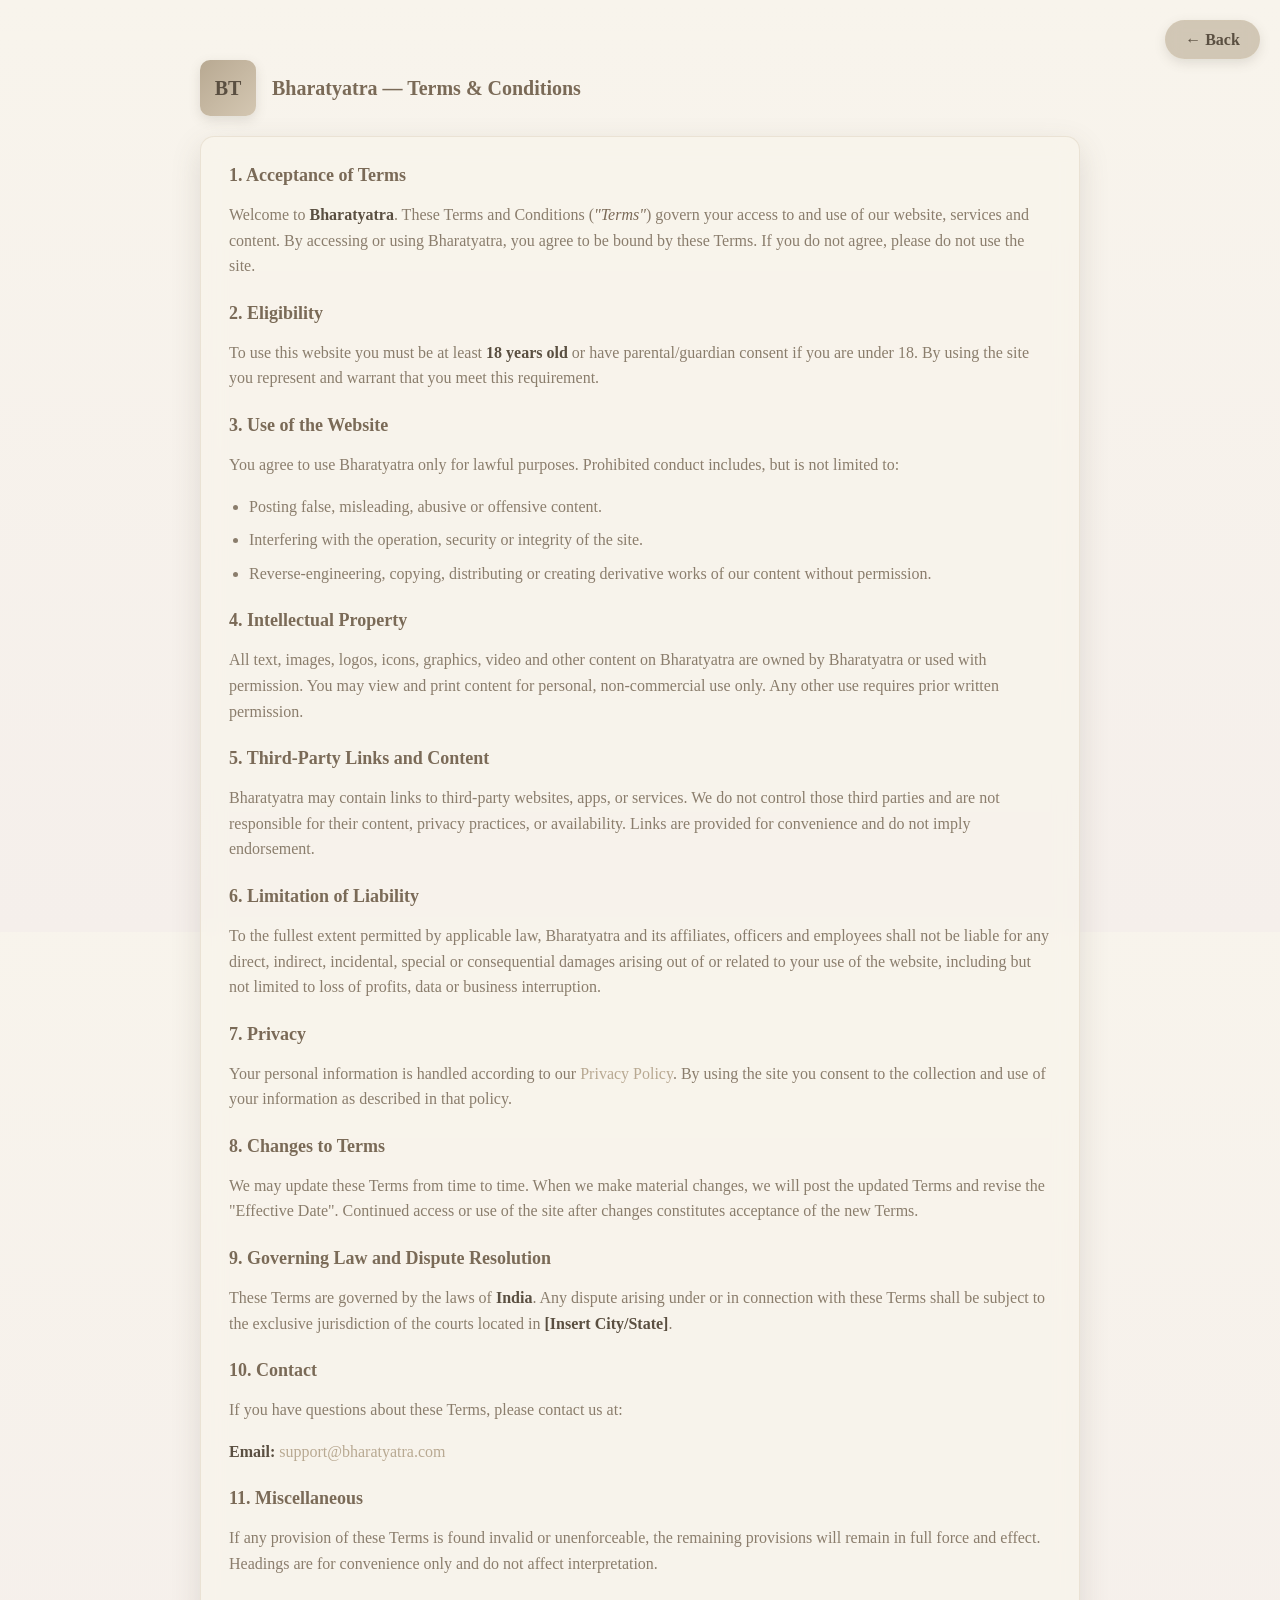
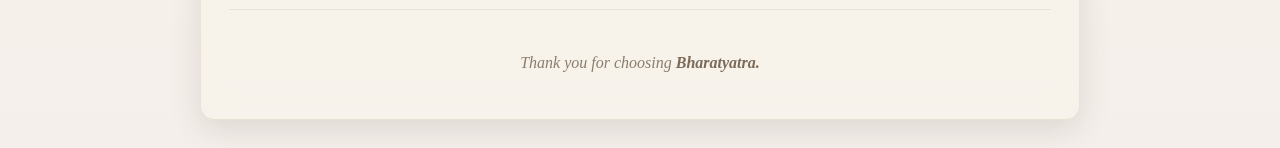
<file: terms.html>
<!doctype html>
<html lang="en">
<head>
  <meta charset="utf-8" />
  <meta name="viewport" content="width=device-width, initial-scale=1" />
  <title>Bharatyatra — Terms & Conditions</title>
  <meta name="description" content="Terms and Conditions for Bharatyatra" />
  <style>
    :root{
      --bg:#F8F4EC;
      --card:#F5EFEB;
      --accent:#B8A992;
      --muted:#8A7D6C;
      --glass: rgba(212, 199, 178, 0.3);
      --radius:14px;
      --max-width:880px;
      font-family: 'Georgia', 'Times New Roman', serif;
    }

    html,body{
      height:100%;
      margin:0;
      background: linear-gradient(180deg, #F8F4EC 0%, #F5EFEB 100%);
      color:#5A4F41;
    }

    .container{
      max-width:var(--max-width);
      margin:32px auto;
      padding:28px;
    }

    .header{
      display:flex;
      align-items:center;
      gap:16px;
      margin-bottom:20px;
    }

    .logo{
      width:56px;
      height:56px;
      border-radius:10px;
      background:linear-gradient(135deg,var(--accent),#D4C7B2);
      display:flex;
      align-items:center;
      justify-content:center;
      color:#5A4F41;
      font-weight:700;
      font-size:20px;
      box-shadow: 0 4px 12px rgba(90, 79, 65, 0.15);
    }

    h1{
      margin:0;
      font-size:20px;
      color:#7A6A57;
      font-weight:600;
    }

    .card{
      background: rgba(248, 244, 236, 0.7);
      border-radius:var(--radius);
      padding:28px;
      box-shadow: 0 10px 30px rgba(90, 79, 65, 0.15);
      border:1px solid rgba(212, 199, 178, 0.4);
      backdrop-filter: blur(12px);
    }

    h2{
      margin-top:24px;
      margin-bottom:12px;
      color:#7A6A57;
      font-weight:600;
      font-size:18px;
    }

    section:first-child h2 {
      margin-top:0;
    }

    p{
      color:var(--muted);
      line-height:1.6;
      margin-bottom:16px;
    }

    ul{
      color:var(--muted);
      line-height:1.6;
      padding-left:20px;
    }

    li {
      margin-bottom:8px;
    }

    .meta{
      font-size:13px;
      color:var(--muted);
      margin-top:6px;
    }

    .footer{
      margin-top:20px;
      font-size:13px;
      color:var(--muted);
    }

    a {
      color:var(--accent);
      text-decoration:none;
      transition: color 0.3s ease;
    }

    a:hover {
      text-decoration:underline;
      color:#A69782;
    }

    strong {
      color:#5A4F41;
    }

    em {
      color:#7A6A57;
    }

    .code{
      background: rgba(232, 223, 208, 0.6);
      padding:2px 6px;
      border-radius:6px;
      font-family:monospace;
      color:#5A4F41;
      border: 1px solid rgba(212, 199, 178, 0.4);
    }

    /* Fixed back button */
    .back-btn {
      position: fixed;
      top: 20px;
      right: 20px;
      z-index: 1000;
      display: inline-flex;
      align-items: center;
      gap: 0.5rem;
      padding: 0.6rem 1.2rem;
      background: rgba(184, 169, 146, 0.6);
      color: #5A4F41;
      font-weight: 600;
      border-radius: 30px;
      text-decoration: none;
      box-shadow: 0 4px 12px rgba(90, 79, 65, 0.15);
      transition: all 0.3s ease;
      border: 1px solid rgba(212, 199, 178, 0.4);
      backdrop-filter: blur(8px);
      cursor: pointer;
      font-family: 'Georgia', 'Times New Roman', serif;
    }

    .back-btn:hover {
      transform: translateX(-5px);
      background: rgba(212, 199, 178, 0.8);
      box-shadow: 0 6px 18px rgba(90, 79, 65, 0.2);
      text-decoration: none;
    }

    footer[align="center"] {
      text-align: center;
      margin-top: 32px;
      padding-top: 24px;
      border-top: 1px solid rgba(212, 199, 178, 0.4);
    }

    footer[align="center"] p {
      color: var(--muted);
      font-style: italic;
    }

    footer[align="center"] strong {
      color: #7A6A57;
    }
    
    @media (max-width:540px){
      .container{padding:16px}
      .logo{display:none}
      .card{padding:20px}
      .back-btn {
        top: 15px;
        right: 15px;
        padding: 0.4rem 0.8rem;
        font-size: 14px;
      }
    }
  </style>
</head>
<body>
  <div class="container">
    <header class="header">
      <div class="logo">BT</div>
      <div>
        <h1>Bharatyatra — Terms &amp; Conditions</h1>
        
      </div>
    </header>

    <article class="card" role="article" aria-labelledby="toc">
      <section id="introduction">
        <h2 id="toc">1. Acceptance of Terms</h2>
        <p>Welcome to <strong>Bharatyatra</strong>. These Terms and Conditions (<em>"Terms"</em>) govern your access to and use of our website, services and content. By accessing or using Bharatyatra, you agree to be bound by these Terms. If you do not agree, please do not use the site.</p>
      </section>

      <section>
        <h2>2. Eligibility</h2>
        <p>To use this website you must be at least <strong>18 years old</strong> or have parental/guardian consent if you are under 18. By using the site you represent and warrant that you meet this requirement.</p>
      </section>

      <section>
        <h2>3. Use of the Website</h2>
        <p>You agree to use Bharatyatra only for lawful purposes. Prohibited conduct includes, but is not limited to:</p>
        <ul>
          <li>Posting false, misleading, abusive or offensive content.</li>
          <li>Interfering with the operation, security or integrity of the site.</li>
          <li>Reverse-engineering, copying, distributing or creating derivative works of our content without permission.</li>
        </ul>
      </section>

      <section>
        <h2>4. Intellectual Property</h2>
        <p>All text, images, logos, icons, graphics, video and other content on Bharatyatra are owned by Bharatyatra or used with permission. You may view and print content for personal, non-commercial use only. Any other use requires prior written permission.</p>
      </section>

      <section>
        <h2>5. Third‑Party Links and Content</h2>
        <p>Bharatyatra may contain links to third‑party websites, apps, or services. We do not control those third parties and are not responsible for their content, privacy practices, or availability. Links are provided for convenience and do not imply endorsement.</p>
      </section>

      <section>
        <h2>6. Limitation of Liability</h2>
        <p>To the fullest extent permitted by applicable law, Bharatyatra and its affiliates, officers and employees shall not be liable for any direct, indirect, incidental, special or consequential damages arising out of or related to your use of the website, including but not limited to loss of profits, data or business interruption.</p>
      </section>

      <section>
        <h2>7. Privacy</h2>
        <p>Your personal information is handled according to our <a href="#privacy">Privacy Policy</a>. By using the site you consent to the collection and use of your information as described in that policy.</p>
      </section>

      <section>
        <h2>8. Changes to Terms</h2>
        <p>We may update these Terms from time to time. When we make material changes, we will post the updated Terms and revise the "Effective Date". Continued access or use of the site after changes constitutes acceptance of the new Terms.</p>
      </section>

      <section>
        <h2>9. Governing Law and Dispute Resolution</h2>
        <p>These Terms are governed by the laws of <strong>India</strong>. Any dispute arising under or in connection with these Terms shall be subject to the exclusive jurisdiction of the courts located in <strong>[Insert City/State]</strong>.</p>
      </section>

      <section>
        <h2>10. Contact</h2>
        <p>If you have questions about these Terms, please contact us at:</p>
        <p><strong>Email:</strong> <a href="mailto:support@bharatyatra.com">support@bharatyatra.com</a></p>
      </section>

      <section>
        <h2>11. Miscellaneous</h2>
        <p>If any provision of these Terms is found invalid or unenforceable, the remaining provisions will remain in full force and effect. Headings are for convenience only and do not affect interpretation.</p>
      </section>

      <footer align="center">
        <p>Thank you for choosing <strong>Bharatyatra.</strong></p>
      </footer>
    </article>

    <a href="index.html" class="back-btn" id="backBtn">
        ← Back
    </a>
  </div>

  <script>
    document.getElementById('backBtn').addEventListener('click', function(e) {
      e.preventDefault();
      if (window.history.length > 1 && document.referrer) {
        window.history.back();
      } else {
        window.location.href = 'index.html';
      }
    });
  </script>
</body>
</html>
</file>
<file: styling/parks-zoos.css>
* {
    margin: 0;
    padding: 0;
    box-sizing: border-box;
    font-family: 'Georgia', 'Times New Roman', serif;
}

body {
    background: linear-gradient(135deg, #F8F4EC 0%, #F5EFEB 100%);
    color: #5A4F41;
    line-height: 1.6;
    min-height: 100vh;
}

.back-btn {
    position: fixed;
    top: 20px;
    right: 20px;
    z-index: 1000;
    display: inline-flex;
    align-items: center;
    gap: 0.5rem;
    padding: 0.6rem 1.2rem;
    background: rgba(184, 169, 146, 0.6);
    color: #5A4F41;
    font-weight: 600;
    border-radius: 30px;
    text-decoration: none;
    box-shadow: 0 4px 12px rgba(90, 79, 65, 0.15);
    transition: all 0.3s ease;
    border: 1px solid rgba(212, 199, 178, 0.4);
    backdrop-filter: blur(8px);
}

.back-btn:hover {
    transform: translateX(-5px);
    background: rgba(212, 199, 178, 0.8);
}

header {
    background: rgba(232, 223, 208, 0.7);
    backdrop-filter: blur(12px);
    border: 1px solid rgba(212, 199, 178, 0.4);
    padding: 3rem 2rem;
    text-align: center;
    border-radius: 0 0 30px 30px;
}

h1 {
    font-size: 3rem;
    color: #7A6A57;
    margin-bottom: 1rem;
}

.subtitle {
    font-size: 1.3rem;
    color: #8A7D6C;
}

.container {
    max-width: 1400px;
    margin: 0 auto;
    padding: 2rem;
}

/* Filter Section */
.filter-section {
    background: rgba(232, 223, 208, 0.8);
    backdrop-filter: blur(12px);
    border: 1px solid rgba(212, 199, 178, 0.4);
    padding: 2rem;
    border-radius: 20px;
    margin-bottom: 3rem;
    box-shadow: 0 10px 30px rgba(90, 79, 65, 0.15);
}

.filter-controls {
    display: flex;
    gap: 2rem;
    justify-content: center;
    flex-wrap: wrap;
}

.filter-group {
    display: flex;
    align-items: center;
    gap: 1rem;
}

.filter-label {
    font-size: 1.2rem;
    color: #7A6A57;
    font-weight: 600;
}

.filter-select {
    padding: 0.8rem 1.5rem;
    border-radius: 10px;
    border: 1px solid rgba(184, 169, 146, 0.6);
    background: rgba(248, 244, 236, 0.9);
    color: #5A4F41;
    font-size: 1rem;
    font-family: 'Georgia', 'Times New Roman', serif;
    cursor: pointer;
    transition: all 0.3s ease;
    min-width: 200px;
}

.filter-select:focus {
    outline: none;
    border-color: #B8A992;
    box-shadow: 0 0 10px rgba(184, 169, 146, 0.3);
}

/* Park Cards */
.park-card {
    background: rgba(248, 244, 236, 0.7);
    backdrop-filter: blur(12px);
    border: 1px solid rgba(212, 199, 178, 0.4);
    border-radius: 20px;
    margin-bottom: 2.5rem;
    overflow: hidden;
    box-shadow: 0 10px 30px rgba(90, 79, 65, 0.15);
    transition: all 0.3s ease;
}

.park-card:hover {
    transform: translateY(-5px);
    box-shadow: 0 15px 40px rgba(90, 79, 65, 0.2);
}

.park-header {
    background: linear-gradient(135deg, #B8A992, #D4C7B2);
    padding: 1.5rem 2rem;
    display: flex;
    justify-content: space-between;
    align-items: center;
    flex-wrap: wrap;
    gap: 1rem;
}

.park-name {
    font-size: 2rem;
    color: #5A4F41;
    font-weight: 700;
    margin: 0;
}

.park-badge {
    background: rgba(255, 255, 255, 0.9);
    color: #7A6A57;
    padding: 0.5rem 1.5rem;
    border-radius: 25px;
    font-size: 0.95rem;
    font-weight: 600;
    border: 2px solid rgba(122, 106, 87, 0.3);
}

.badge-unesco {
    background: linear-gradient(135deg, #FFD700, #FFA500);
    color: #5A4F41;
    border-color: #FFD700;
}

.badge-zoo {
    background: linear-gradient(135deg, #90EE90, #3CB371);
    color: #2F4F2F;
    border-color: #3CB371;
}

.park-content {
    padding: 2rem;
}

/* Park Info Section */
.park-info {
    display: grid;
    grid-template-columns: repeat(auto-fit, minmax(300px, 1fr));
    gap: 1rem;
    margin-bottom: 2rem;
    padding-bottom: 2rem;
    border-bottom: 2px solid rgba(212, 199, 178, 0.4);
}

.info-item {
    display: flex;
    align-items: flex-start;
    gap: 0.8rem;
    padding: 0.8rem;
    background: rgba(255, 255, 255, 0.5);
    border-radius: 10px;
}

.info-item i {
    color: #B8A992;
    font-size: 1.2rem;
    margin-top: 0.2rem;
    flex-shrink: 0;
}

.info-item span {
    color: #6A5F4F;
    font-size: 0.95rem;
    line-height: 1.6;
}

.info-item strong {
    color: #7A6A57;
}

/* Guide Section */
.guide-section {
    background: rgba(232, 223, 208, 0.5);
    padding: 1.5rem;
    border-radius: 15px;
}

.guide-title {
    font-size: 1.5rem;
    color: #7A6A57;
    margin-bottom: 1.5rem;
    display: flex;
    align-items: center;
    gap: 0.8rem;
}

.guide-title i {
    color: #B8A992;
}

.guide-cards {
    display: grid;
    grid-template-columns: repeat(auto-fit, minmax(280px, 1fr));
    gap: 1.5rem;
    margin-bottom: 1.5rem;
}

.guide-card {
    background: white;
    padding: 1.5rem;
    border-radius: 12px;
    border-left: 4px solid #82593a;
    box-shadow: 0 4px 15px rgba(90, 79, 65, 0.1);
    transition: all 0.3s ease;
}

.guide-card:hover {
    transform: translateX(5px);
    box-shadow: 0 6px 20px rgba(90, 79, 65, 0.15);
}

.guide-name {
    font-size: 1.2rem;
    font-weight: 600;
    color: #5A4F41;
    margin-bottom: 0.8rem;
}

.guide-contact {
    display: flex;
    align-items: center;
    gap: 0.8rem;
    color: #8A7D6C;
    font-size: 0.95rem;
    margin-bottom: 0.5rem;
}

.guide-contact i {
    color: #B8A992;
    width: 18px;
}

.guide-specialty {
    margin-top: 0.8rem;
    padding-top: 0.8rem;
    border-top: 1px solid rgba(212, 199, 178, 0.4);
    color: #7A6A57;
    font-size: 0.9rem;
    font-style: italic;
}

.booking-info {
    background: linear-gradient(135deg, #FFF9E6, #FFFBF0);
    padding: 1rem 1.5rem;
    border-radius: 10px;
    border-left: 4px solid #FFB800;
    display: flex;
    align-items: flex-start;
    gap: 0.8rem;
}

.booking-info i {
    color: #FFB800;
    font-size: 1.2rem;
    margin-top: 0.2rem;
    flex-shrink: 0;
}

.booking-info strong {
    color: #8B6914;
}

/* General Information Section */
.section {
    background: rgba(248, 244, 236, 0.7);
    backdrop-filter: blur(12px);
    border: 1px solid rgba(212, 199, 178, 0.4);
    border-radius: 20px;
    padding: 2.5rem;
    margin-bottom: 3rem;
    box-shadow: 0 10px 30px rgba(90, 79, 65, 0.15);
}

.section-title {
    font-size: 2.2rem;
    color: #7A6A57;
    margin-bottom: 2rem;
    text-align: center;
    border-bottom: 3px solid #B8A992;
    padding-bottom: 1rem;
}

.info-grid {
    display: grid;
    grid-template-columns: repeat(auto-fit, minmax(280px, 1fr));
    gap: 2rem;
    margin-top: 2rem;
}

.info-card {
    background: white;
    padding: 2rem;
    border-radius: 15px;
    box-shadow: 0 5px 20px rgba(90, 79, 65, 0.1);
    transition: all 0.3s ease;
}

.info-card:hover {
    transform: translateY(-5px);
    box-shadow: 0 8px 25px rgba(90, 79, 65, 0.15);
}

.info-card i {
    font-size: 2.5rem;
    color: #B8A992;
    margin-bottom: 1rem;
}

.info-card h3 {
    font-size: 1.4rem;
    color: #7A6A57;
    margin-bottom: 1rem;
    font-weight: 600;
}

.info-card ul {
    list-style: none;
    padding: 0;
}

.info-card ul li {
    color: #8A7D6C;
    padding: 0.5rem 0;
    padding-left: 1.5rem;
    position: relative;
}

.info-card ul li::before {
    content: "▸";
    position: absolute;
    left: 0;
    color: #B8A992;
    font-weight: bold;
}

/* Responsive Design */
@media (max-width: 1024px) {
    .park-info {
        grid-template-columns: 1fr;
    }
    
    .guide-cards {
        grid-template-columns: 1fr;
    }
}

@media (max-width: 768px) {
    h1 {
        font-size: 2rem;
    }
    
    .subtitle {
        font-size: 1.1rem;
    }
    
    .filter-controls {
        flex-direction: column;
        align-items: stretch;
    }
    
    .filter-group {
        flex-direction: column;
        align-items: stretch;
    }
    
    .filter-select {
        width: 100%;
    }
    
    .park-header {
        flex-direction: column;
        align-items: flex-start;
    }
    
    .park-name {
        font-size: 1.6rem;
    }
    
    .info-grid {
        grid-template-columns: 1fr;
    }
    
    .back-btn {
        top: 15px;
        right: 15px;
        padding: 0.4rem 0.8rem;
        font-size: 14px;
    }
}

@media (max-width: 480px) {
    .container {
        padding: 1rem;
    }
    
    header {
        padding: 2rem 1rem;
    }
    
    .park-content {
        padding: 1.5rem;
    }
    
    .section {
        padding: 1.5rem;
    }
}
</file>
